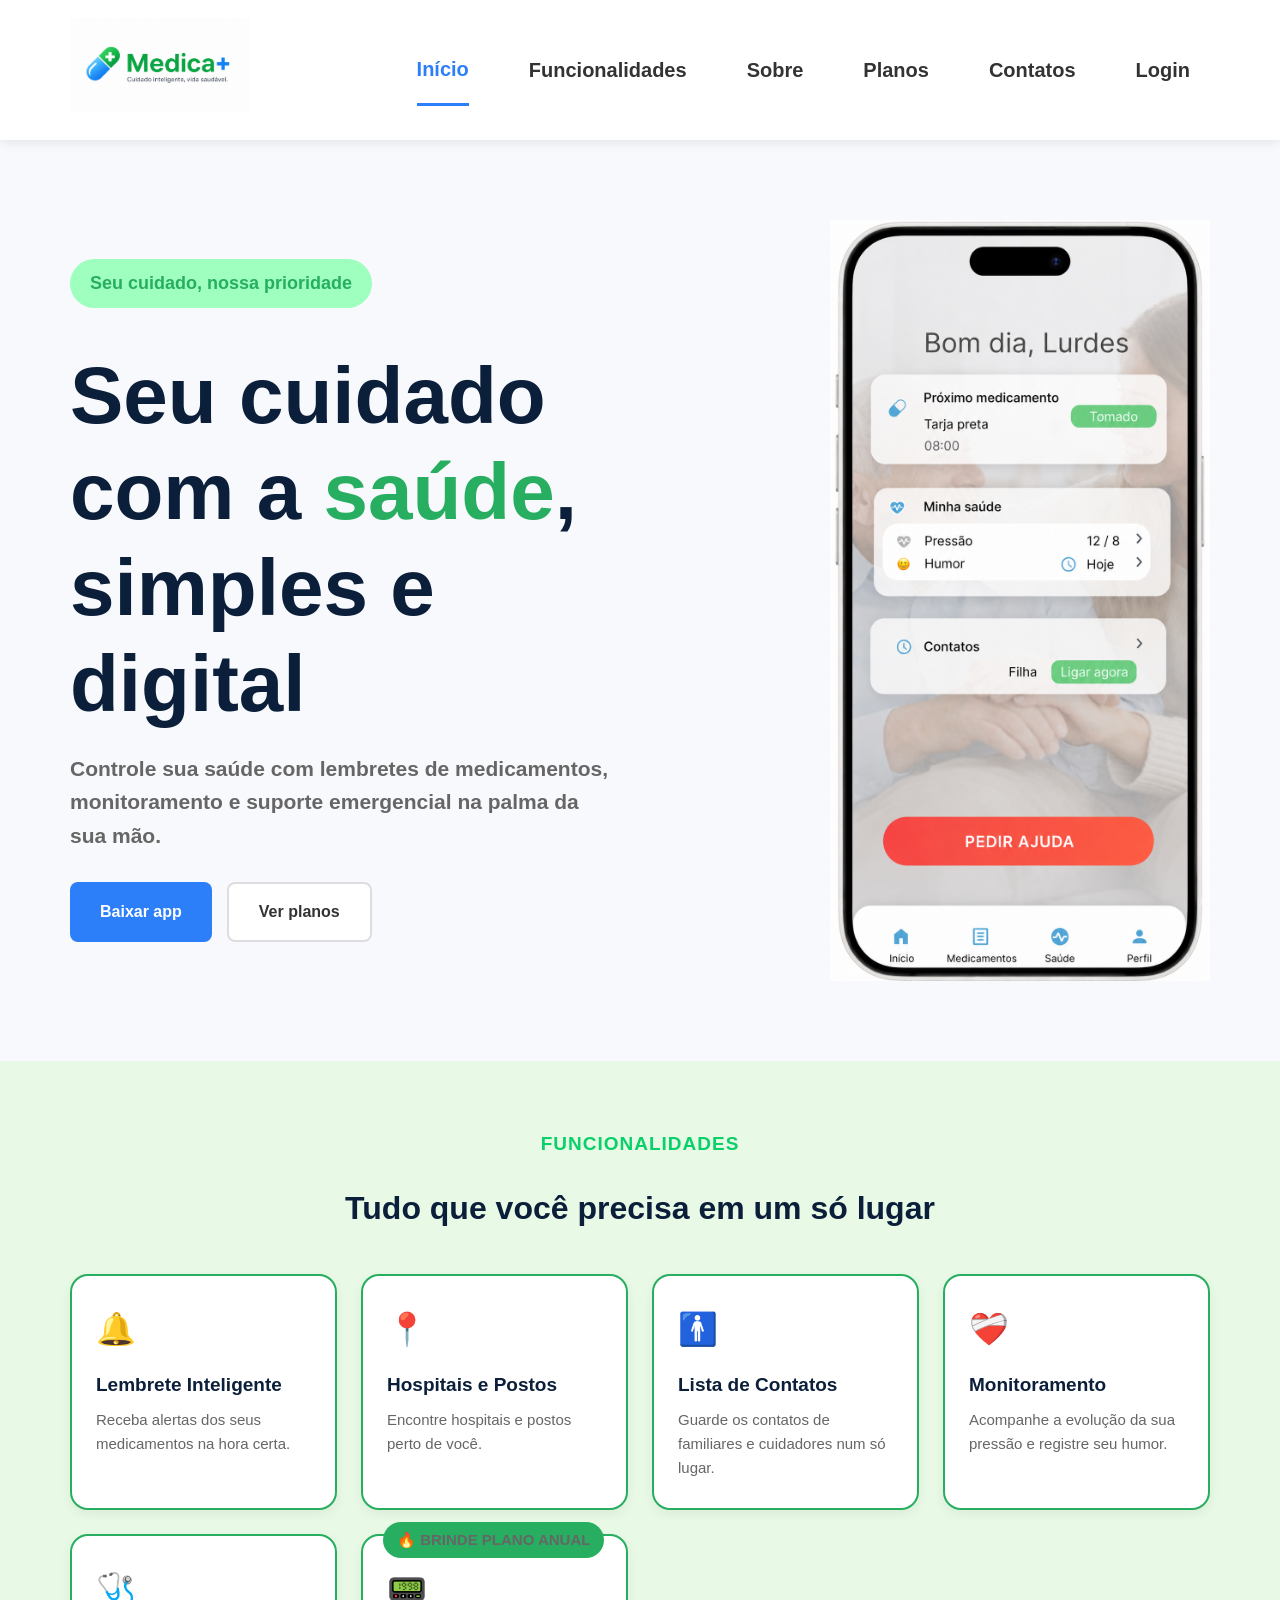
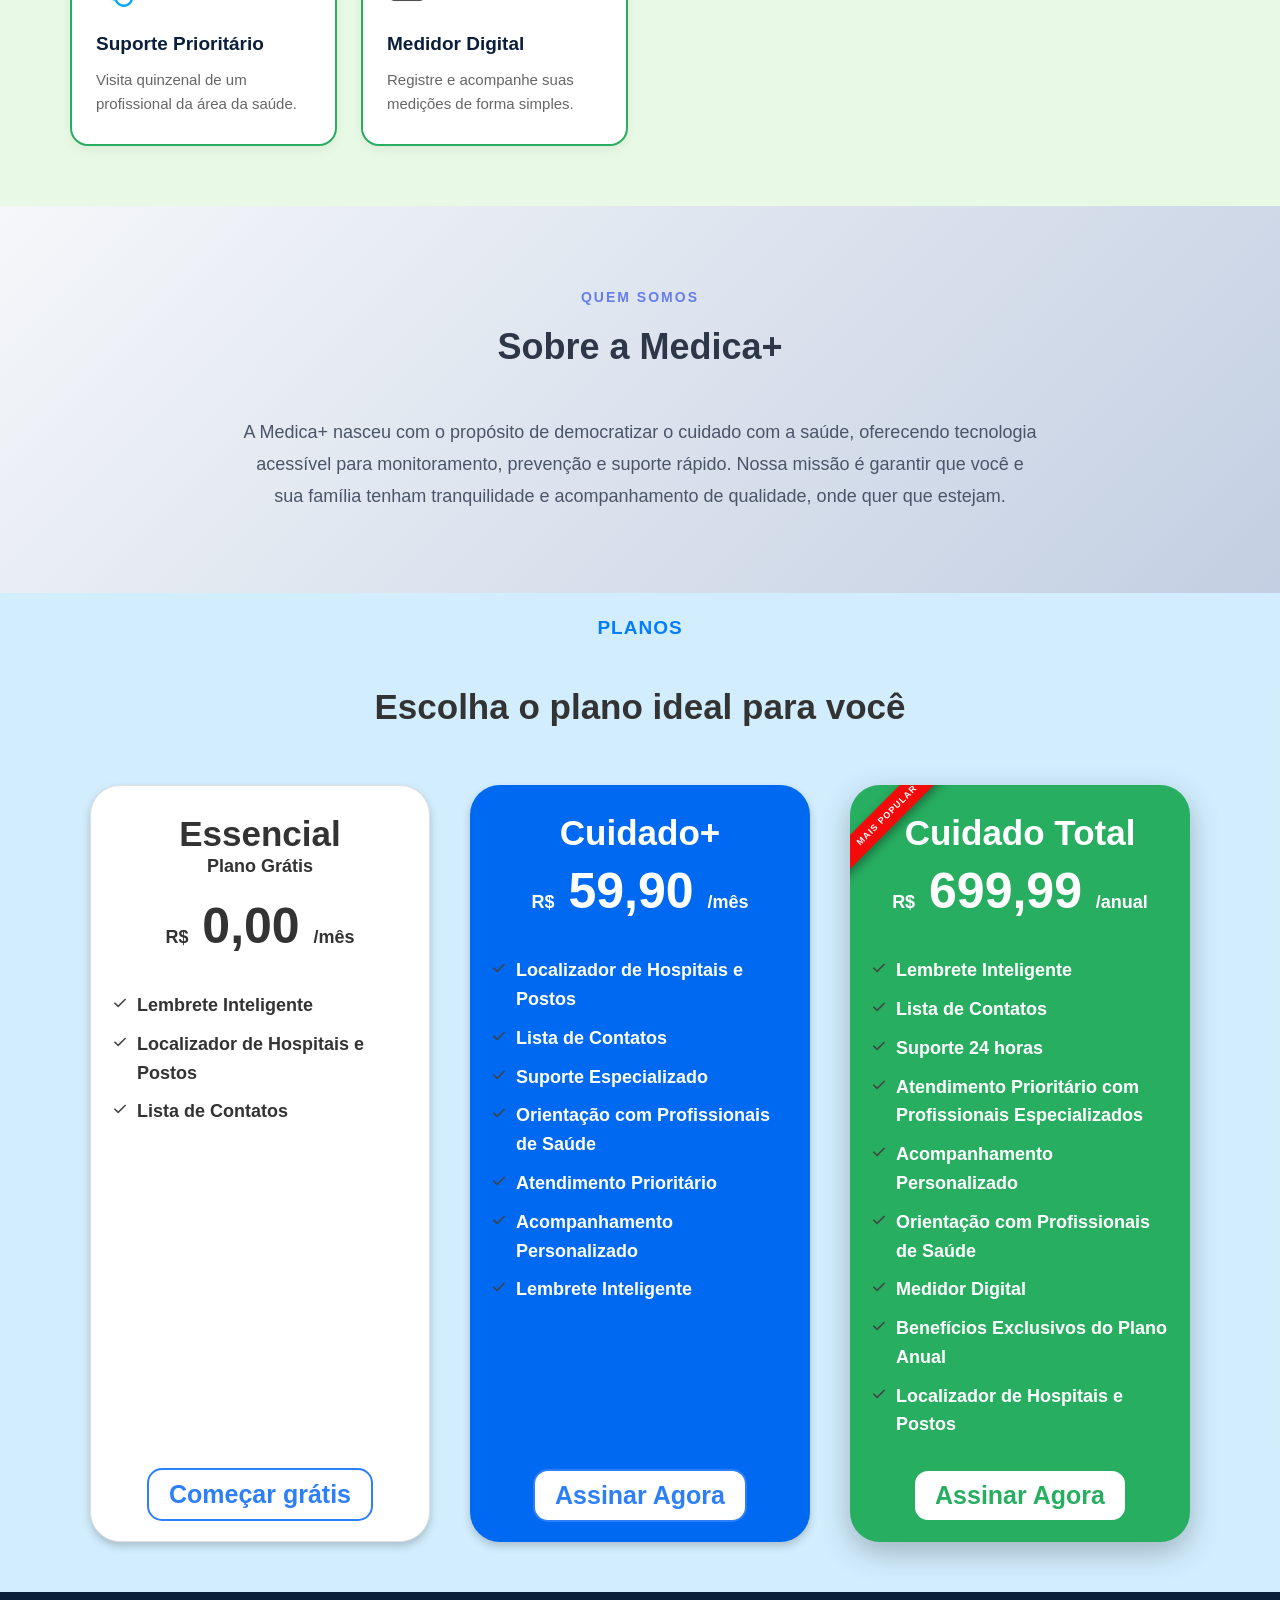
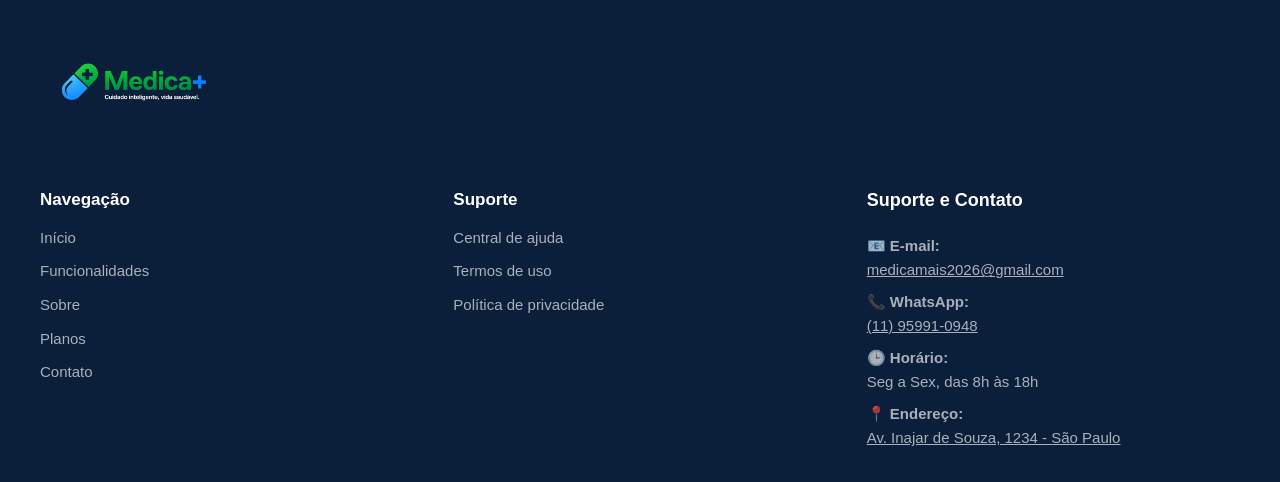
<file: index.html>
<!DOCTYPE html>
<html lang="pt-br">

<head>
    <meta charset="UTF-8">
    <meta name="viewport" content="width=device-width, initial-scale=1.0">
    <title>Medica+ - Home</title>
    <link rel="stylesheet" href="style.css">
</head>

<body class="pagina-home">

    <a href="#conteudo" class="skip-link">Pular para o conteúdo</a>

    <nav>
        <div class="nav-container">
            <a href="index.html" class="logo-link" onclick="window.scrollTo({top: 0, behavior: 'smooth'});">
                <img src="img/logo.png" alt="Logo Medica+">
            </a>
            <button type="button" class="menu-toggle" id="menuToggle" aria-expanded="false" aria-controls="menuNav"
                aria-label="Abrir menu de navegação">
                <span></span>
                <span></span>
                <span></span>
            </button>

            <ul id="menuNav">
                <li><a href="index.html" aria-current="page">Início</a></li>
                <li><a href="#funcionalidades">Funcionalidades</a></li>
                <li><a href="#sobre">Sobre</a></li>
                <li><a href="#planos">Planos</a></li>
                <li><a href="#contato">Contatos</a></li>
                <li><a href="login.html">Login</a></li>
            </ul>
        </div>
    </nav>

    <main id="conteudo">

        <section class="hero">

            <div class="hero-text">
                <p>Seu cuidado, nossa prioridade</p>

                <h1>Seu cuidado com a <span>saúde</span>, simples e digital</h1>

                <p>
                    Controle sua saúde com lembretes de medicamentos,
                    monitoramento e suporte emergencial na palma da sua mão.
                </p>

                <div class="hero-buttons">
                    <button type="button" class="Baixa-app">  Baixar app</button>
                    <a href="#planos" class="Ver-planos"> Ver planos</a>
                </div>
            </div>

            <img src="img/image.png" alt="Tela do aplicativo Medica+ mostrando o painel de saúde">

        </section>

        <section class="funcionalidades" id="funcionalidades">

            <header>
                <p>FUNCIONALIDADES</p>
                <h2>Tudo que você precisa em um só lugar</h2>
            </header>

            <div class="cards">

                <article class="card-func">
                    <span aria-hidden="true">🔔</span>
                    <h3>Lembrete Inteligente</h3>
                    <p>Receba alertas dos seus medicamentos na hora certa.</p>
                </article>

                <article class="card-func">
                    <span aria-hidden="true">📍</span>
                    <h3>Hospitais e Postos</h3>
                    <p>Encontre hospitais e postos perto de você.</p>
                </article>

                <article class="card-func">
                    <span aria-hidden="true">🚹</span>
                    <h3>Lista de Contatos</h3>
                    <p>Guarde os contatos de familiares e cuidadores num só lugar.</p>
                </article>

                <article class="card-func">
                    <span aria-hidden="true">❤️‍🩹</span>
                    <h3>Monitoramento</h3>
                    <p>Acompanhe a evolução da sua pressão e registre seu humor.</p>
                </article>

                <article class="card-func">
                    <span aria-hidden="true">🩺</span>
                    <h3>Suporte Prioritário</h3>
                    <p>Visita quinzenal de um profissional da área da saúde.</p>
                </article>

                <article class="card-func card-func--destaque">
                    <p class="brinde">🔥 BRINDE PLANO ANUAL</p>
                    <span aria-hidden="true">📟</span>
                    <h3>Medidor Digital</h3>
                    <p>Registre e acompanhe suas medições de forma simples.</p>
                </article>

            </div>

        </section>

        <section class="sobre" id="sobre">
            <header>
                <p>QUEM SOMOS</p>
                <h2>Sobre a Medica+</h2>
            </header>
            <div class="sobre-content">
                <p>
                    A Medica+ nasceu com o propósito de democratizar o cuidado com a saúde, oferecendo tecnologia acessível para monitoramento, prevenção e suporte rápido. Nossa missão é garantir que você e sua família tenham tranquilidade e acompanhamento de qualidade, onde quer que estejam.
                </p>
            </div>
        </section>

       <section class="planos" id="planos">

    <header>
        <p>PLANOS</p>
        <h2>Escolha o plano ideal para você</h2>
    </header>

    <div class="card">

        <div class="card-essencial">
            <h3>Essencial</h3>
            <p>Plano Grátis</p>
            <p>R$<span class="preco"> 0,00 </span>/mês</p>
            <ul>
                
                    <li><img src="img/Check.svg" alt="check" class="Check-card-essencial"><span>Lembrete Inteligente</span></li>
                    <li><img src="img/Check.svg" alt="check" class="Check-card-essencial"><span>Localizador de Hospitais e Postos</span></li>
                    <li><img src="img/Check.svg" alt="check" class="Check-card-essencial"><span>Lista de Contatos</span></li>

            </ul>
            <button type="button">Começar grátis</button>
        </div>

        <div class="card-cuidado">
            <h3>Cuidado+</h3>
            <p>R$<span class="preco"> 59,90 </span>/mês</p>
            <ul>
                <li><img src="img/Check.svg" alt="check" class="Check-card-cuidado"><span>Localizador de Hospitais e Postos</span></li>
                <li><img src="img/Check.svg" alt="check" class="Check-card-cuidado"><span>Lista de Contatos</span></li>
                <li><img src="img/Check.svg" alt="check" class="Check-card-cuidado"><span>Suporte Especializado</span></li>
                <li><img src="img/Check.svg" alt="check" class="Check-card-cuidado"><span>Orientação com Profissionais de Saúde</span></li>
                <li><img src="img/Check.svg" alt="check" class="Check-card-cuidado"><span>Atendimento Prioritário</span></li>
                <li><img src="img/Check.svg" alt="check" class="Check-card-cuidado"><span>Acompanhamento Personalizado</span></li>
                <li><img src="img/Check.svg" alt="check" class="Check-card-cuidado"><span>Lembrete Inteligente</span></li>
            </ul>
            <button type="button">Assinar Agora</button>
        </div>

        <div class="card-cuidado-total">
            <div class="ribbon">MAIS POPULAR</div>
            <h3>Cuidado Total</h3>
            <p>R$<span class="preco"> 699,99 </span>/anual</p>
            <ul>
                    <li><img src="img/Check.svg" alt="check" class="Check-card-cuidado-total"><span>Lembrete Inteligente</span></li>
                    <li><img src="img/Check.svg" alt="check" class="Check-card-cuidado-total"><span>Lista de Contatos</span></li>
                    <li><img src="img/Check.svg" alt="check" class="Check-card-cuidado-total"><span>Suporte 24 horas</span></li>
                    <li><img src="img/Check.svg" alt="check" class="Check-card-cuidado-total"><span>Atendimento Prioritário com Profissionais Especializados</span></li>
                    <li><img src="img/Check.svg" alt="check" class="Check-card-cuidado-total"><span>Acompanhamento Personalizado</span></li>
                    <li><img src="img/Check.svg" alt="check" class="Check-card-cuidado-total"><span>Orientação com Profissionais de Saúde</span></li>
                    <li><img src="img/Check.svg" alt="check" class="Check-card-cuidado-total"><span>Medidor Digital</span></li>
                    <li><img src="img/Check.svg" alt="check" class="Check-card-cuidado-total"><span>Benefícios Exclusivos do Plano Anual</span></li>
                    <li><img src="img/Check.svg" alt="check" class="Check-card-cuidado-total"><span>Localizador de Hospitais e Postos</span></li>
            </ul>
            <button type="button">Assinar Agora</button>
        </div>

    </div>

</section>

    </main>

    <footer id="contato">
        <div class="footer-container">

            <div class="footer-logo">
                <img src="img/img-footer.png" alt="Logo Medica+ no rodapé">

                <div class="social">
                    <a href="#" aria-label="Medica+ no Instagram"><span></span></a>
                    <a href="#" aria-label="Medica+ no Facebook"><span></span></a>
                    <a href="#" aria-label="Medica+ no LinkedIn"><span></span></a>
                </div>
            </div>

            <div class="footer-links">
                <h3>Navegação</h3>

                <ul>
                    <li><a href="index.html">Início</a></li>
                    <li><a href="#funcionalidades">Funcionalidades</a></li>
                    <li><a href="#sobre">Sobre</a></li>
                    <li><a href="#planos">Planos</a></li>
                    <li><a href="#contato">Contato</a></li>
                </ul>
            </div>

            <div class="footer-links">
                <h3>Suporte</h3>

                <ul>
                    <li><a href="">Central de ajuda</a></li>
                    <li><a href="">Termos de uso</a></li>
                    <li><a href="">Política de privacidade</a></li>
                </ul>
            </div>

            <address class="footer-contact">
                <h3>Suporte e Contato</h3>
                <p>
                    <strong>📧 E-mail:</strong><br>
                    <a href="mailto:medicamais2026@gmail.com">medicamais2026@gmail.com</a>
                </p>
                <p>
                    <strong>📞 WhatsApp:</strong><br>
                    <a href="https://wa.me/5511959910948" target="_blank">(11) 95991-0948</a>
                </p>
                <p>
                    <strong>🕒 Horário:</strong><br>
                    Seg a Sex, das 8h às 18h
                </p>
                <p>
                    <strong>📍 Endereço:</strong><br>
                    <a href="https://www.google.com/maps/search/Avenida+Inajar+de+Souza, 1234,+São+Paulo" target="_blank">Av. Inajar de Souza, 1234 - São Paulo</a>
                </p>
            </address>

        </div>
    </footer>

    <script src="script.js"></script>

</body>

</html>
</file>
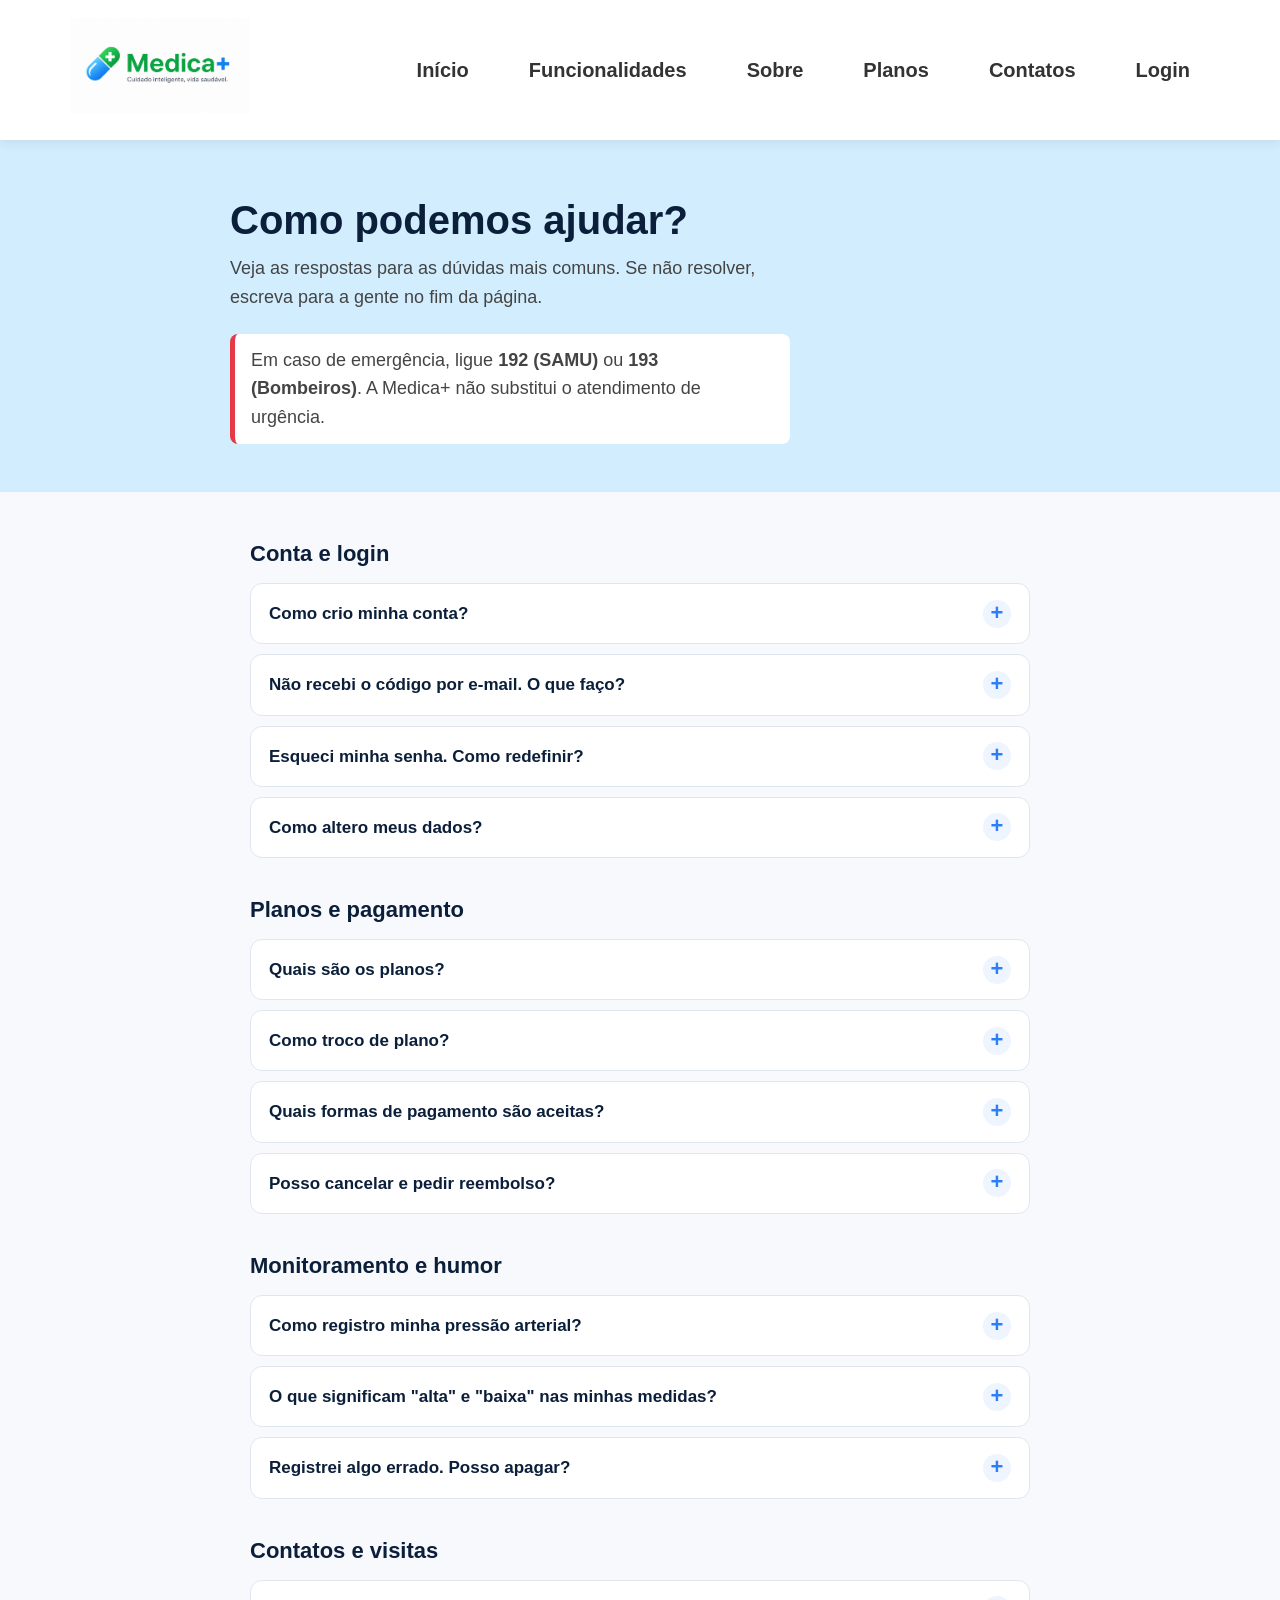
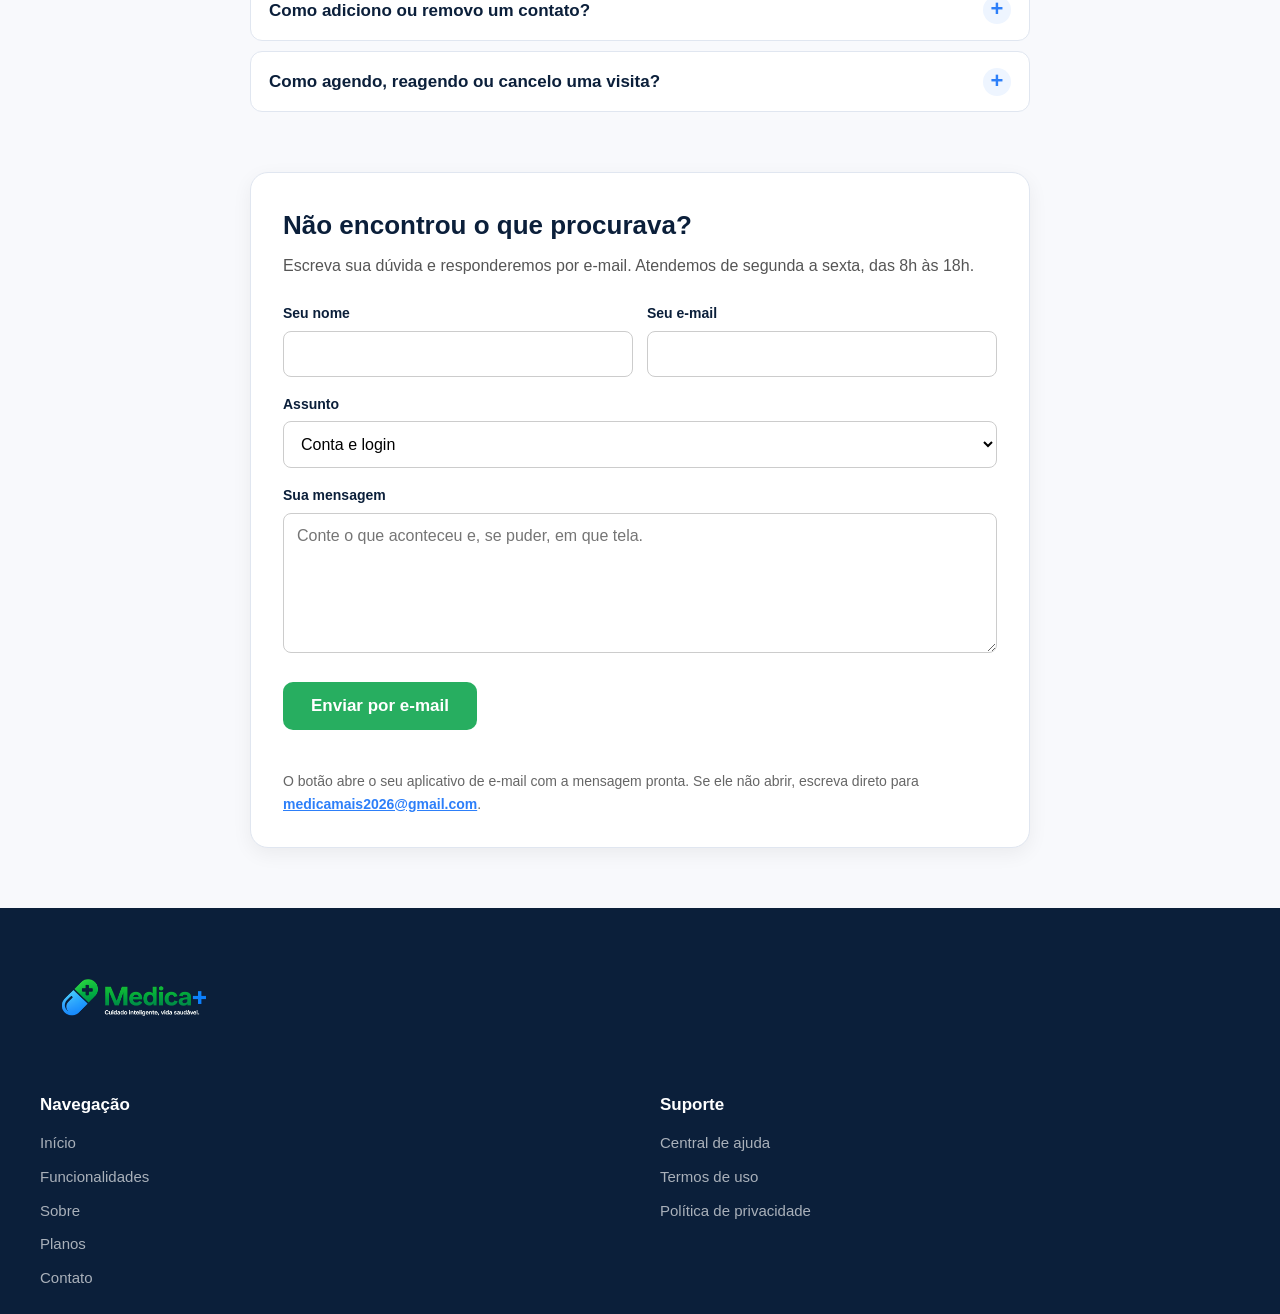
<file: ajuda.html>
<!DOCTYPE html>
<html lang="pt-br">

<head>
    <meta charset="UTF-8">
    <meta name="viewport" content="width=device-width, initial-scale=1.0">
    <title>Medica+ - Central de ajuda</title>
    <link rel="stylesheet" href="style.css">
    <style>
        .ajuda-topo { background: #96dcff63; padding: 56px 20px 48px; }
        .ajuda-topo > div, .ajuda-faq, .ajuda-contato { max-width: 820px; margin: 0 auto; }
        .ajuda-topo h1 { font-size: 40px; color: #0b1f3a; line-height: 1.2; margin-bottom: 10px; }
        .ajuda-topo p { font-size: 18px; color: #444; max-width: 560px; }
        .ajuda-urgencia { margin-top: 22px; padding: 12px 16px; background: #fff; border-left: 5px solid #e63946;
            border-radius: 8px; font-size: 16px; color: #0b1f3a; max-width: 560px; }

        .ajuda-faq { padding: 44px 20px 20px; }
        .ajuda-faq h2 { font-size: 22px; color: #0b1f3a; margin: 34px 0 12px; }
        .ajuda-faq h2:first-child { margin-top: 0; }

        .faq-item { background: #fff; border: 1px solid #e0e6f0; border-radius: 12px; margin-bottom: 10px; }
        .faq-item[open] { border-color: #2d7ff9; box-shadow: 0 4px 14px rgba(45, 127, 249, .12); }
        .faq-item summary { list-style: none; cursor: pointer; padding: 16px 52px 16px 18px; position: relative;
            font-weight: bold; font-size: 17px; color: #0b1f3a; }
        .faq-item summary::-webkit-details-marker { display: none; }
        .faq-item summary::after { content: "+"; position: absolute; right: 18px; top: 50%; transform: translateY(-50%);
            width: 28px; height: 28px; line-height: 26px; text-align: center; border-radius: 50%;
            background: #eef5ff; color: #2d7ff9; font-size: 22px; transition: transform .2s; }
        .faq-item[open] summary::after { content: "−"; background: #2d7ff9; color: #fff; }
        .faq-item summary:focus-visible { outline: 3px solid #2d7ff9; outline-offset: 2px; border-radius: 12px; }
        .faq-resposta { padding: 0 18px 18px; color: #444; font-size: 16px; }
        .faq-resposta p + p, .faq-resposta ul { margin-top: 8px; }
        .faq-resposta ul { list-style: disc; padding-left: 22px; margin-bottom: 0; font-weight: normal; }

        .ajuda-contato { margin: 30px auto 60px; padding: 0 20px; }
        .ajuda-caixa { background: #fff; border: 1px solid #e0e6f0; border-radius: 18px; padding: 32px;
            box-shadow: 0 6px 20px rgba(0, 0, 0, .06); }
        .ajuda-caixa h2 { font-size: 26px; color: #0b1f3a; margin-bottom: 6px; }
        .ajuda-caixa > p { color: #555; margin-bottom: 8px; }
        .ajuda-linha { display: flex; gap: 14px; flex-wrap: wrap; }
        .ajuda-linha > div { flex: 1 1 240px; min-width: 0; }
        .ajuda-caixa label { display: block; font-size: 14px; font-weight: bold; color: #0b1f3a; margin: 16px 0 6px; }
        .ajuda-caixa input, .ajuda-caixa select, .ajuda-caixa textarea { width: 100%; padding: 13px; border: 1px solid #ccc;
            border-radius: 8px; font-size: 16px; font-family: inherit; background: #fff; }
        .ajuda-caixa textarea { min-height: 140px; resize: vertical; }
        .ajuda-caixa input:focus, .ajuda-caixa select:focus, .ajuda-caixa textarea:focus { outline: none;
            border-color: #2d7ff9; box-shadow: 0 0 0 3px rgba(45, 127, 249, .2); }
        .ajuda-enviar { margin-top: 22px; background: #27AE60; color: #fff; border: none; padding: 14px 28px;
            border-radius: 10px; font-size: 17px; font-weight: bold; cursor: pointer; transition: background-color .2s; }
        .ajuda-enviar:hover { background: #219150; }
        .ajuda-msg { margin-top: 14px; font-size: 15px; min-height: 22px; }
        .ajuda-msg.erro { color: #e53935; }
        .ajuda-msg.ok { color: #2e7d32; }
        .ajuda-nota { font-size: 14px; color: #666; margin-top: 4px; }
        .ajuda-nota a { color: #2d7ff9; font-weight: bold; }

        @media (max-width: 600px) {
            .ajuda-topo h1 { font-size: 30px; }
            .ajuda-caixa { padding: 22px 18px; }
        }
    </style>
</head>

<body class="pagina-ajuda">

    <a href="#conteudo" class="skip-link">Pular para o conteúdo</a>

    <nav>
        <div class="nav-container">
            <a href="index.html" class="logo-link">
                <img src="img/logo.png" alt="Logo Medica+">
            </a>
            <button type="button" class="menu-toggle" id="menuToggle" aria-expanded="false" aria-controls="menuNav"
                aria-label="Abrir menu de navegação">
                <span></span>
                <span></span>
                <span></span>
            </button>

            <ul id="menuNav">
                <li><a href="index.html">Início</a></li>
                <li><a href="index.html#funcionalidades">Funcionalidades</a></li>
                <li><a href="index.html#sobre">Sobre</a></li>
                <li><a href="index.html#planos">Planos</a></li>
                <li><a href="index.html#contato">Contatos</a></li>
                <li><a href="login.html">Login</a></li>
            </ul>
        </div>
    </nav>

    <main id="conteudo">

        <section class="ajuda-topo">
            <div>
                <h1>Como podemos ajudar?</h1>
                <p>Veja as respostas para as dúvidas mais comuns. Se não resolver, escreva para a gente no fim da página.</p>
                <p class="ajuda-urgencia">Em caso de emergência, ligue <strong>192 (SAMU)</strong> ou <strong>193 (Bombeiros)</strong>. A Medica+ não substitui o atendimento de urgência.</p>
            </div>
        </section>

        <section class="ajuda-faq" aria-label="Perguntas frequentes">

            <h2>Conta e login</h2>

            <details class="faq-item">
                <summary>Como crio minha conta?</summary>
                <div class="faq-resposta">
                    <p>Na tela de <a href="login.html">Login</a>, clique em "Cadastre-se" e preencha nome, CPF, telefone com DDD, e-mail, seu perfil (paciente, cuidador ou parente) e uma senha de no mínimo 6 caracteres.</p>
                    <p>Depois do cadastro, enviamos um código de 6 números para o seu e-mail. Digite o código para confirmar a conta.</p>
                </div>
            </details>

            <details class="faq-item">
                <summary>Não recebi o código por e-mail. O que faço?</summary>
                <div class="faq-resposta">
                    <p>Confira a caixa de spam e lixo eletrônico. Se não estiver lá, use "Esqueceu sua senha?" na tela de login: o código enviado também confirma o seu e-mail.</p>
                </div>
            </details>

            <details class="faq-item">
                <summary>Esqueci minha senha. Como redefinir?</summary>
                <div class="faq-resposta">
                    <p>Na tela de login, clique em "Esqueceu sua senha?", informe seu e-mail, digite o código de 6 números que você receber e escolha uma nova senha.</p>
                </div>
            </details>

            <details class="faq-item">
                <summary>Como altero meus dados?</summary>
                <div class="faq-resposta">
                    <p>No painel, clique em "Ver meu perfil". Lá você pode alterar telefone, e-mail e foto. Nome, CPF e tipo de perfil não podem ser alterados por lá.</p>
                    <p>Se trocar o e-mail, enviaremos um novo código e você precisará confirmá-lo antes do próximo acesso.</p>
                </div>
            </details>

            <h2>Planos e pagamento</h2>

            <details class="faq-item">
                <summary>Quais são os planos?</summary>
                <div class="faq-resposta">
                    <ul>
                        <li><strong>Essencial (grátis):</strong> lembrete inteligente, localizador de hospitais e postos e lista de contatos.</li>
                        <li><strong>Cuidado+ (R$ 59,90/mês):</strong> tudo do Essencial, mais botão SOS e monitoramento.</li>
                        <li><strong>Cuidado Total (R$ 699,99/ano):</strong> tudo do Cuidado+, mais suporte prioritário e medidor digital.</li>
                    </ul>
                </div>
            </details>

            <details class="faq-item">
                <summary>Como troco de plano?</summary>
                <div class="faq-resposta">
                    <p>No painel, abra a seção "Meu plano" e clique em "Trocar para este plano" no plano desejado. Você será levado à tela de pagamento.</p>
                </div>
            </details>

            <details class="faq-item">
                <summary>Quais formas de pagamento são aceitas?</summary>
                <div class="faq-resposta">
                    <p>Cartão e Pix. Nós não guardamos o número completo do cartão nem o CVV.</p>
                </div>
            </details>

            <details class="faq-item">
                <summary>Posso cancelar e pedir reembolso?</summary>
                <div class="faq-resposta">
                    <p>Contratações pela internet podem ser desfeitas em até 7 dias corridos, com devolução do valor pago. Para cancelar, escreva para a gente pelo formulário abaixo ou pelo e-mail medicamais2026@gmail.com. Veja mais nos <a href="docs/termos-de-uso.pdf" target="_blank" rel="noopener">Termos de uso</a>.</p>
                </div>
            </details>

            <h2>Monitoramento e humor</h2>

            <details class="faq-item">
                <summary>Como registro minha pressão arterial?</summary>
                <div class="faq-resposta">
                    <p>No painel, vá em "Monitoramento", informe a sistólica (máxima) e a diastólica (mínima) e clique em "Adicionar medida". A data e a hora são opcionais. Se deixar em branco, usamos o momento atual.</p>
                    <p>Não é possível registrar medidas com data anterior a hoje nem no futuro.</p>
                </div>
            </details>

            <details class="faq-item">
                <summary>O que significam "alta" e "baixa" nas minhas medidas?</summary>
                <div class="faq-resposta">
                    <p>Consideramos alta uma pressão acima de 140/90 e baixa uma pressão abaixo de 90/60. É só um apoio para você acompanhar a evolução. Não é diagnóstico. Converse sempre com um profissional de saúde.</p>
                </div>
            </details>

            <details class="faq-item">
                <summary>Registrei algo errado. Posso apagar?</summary>
                <div class="faq-resposta">
                    <p>Sim. No "Histórico de medidas" clique em "Excluir" ao lado do registro. Nos registros de humor, use o "×" ao lado do registro.</p>
                </div>
            </details>

            <h2>Contatos e visitas</h2>

            <details class="faq-item">
                <summary>Como adiciono ou removo um contato?</summary>
                <div class="faq-resposta">
                    <p>No painel, abra "Contatos" e clique na aba "Adicionar contato". Informe nome, telefone e o tipo (familiar, cuidador, médico ou outro). Para remover, use "Remover" na aba "Meus contatos".</p>
                </div>
            </details>

            <details class="faq-item">
                <summary>Como agendo, reagendo ou cancelo uma visita?</summary>
                <div class="faq-resposta">
                    <p>Na seção "Suporte prioritário" do painel, escolha uma data e hora futuras e clique em "Agendar visita". Para mudar, use "Reagendar" e, para desistir, "Cancelar visita".</p>
                </div>
            </details>

        </section>

        <section class="ajuda-contato" id="falar-conosco">
            <div class="ajuda-caixa">
                <h2>Não encontrou o que procurava?</h2>
                <p>Escreva sua dúvida e responderemos por e-mail. Atendemos de segunda a sexta, das 8h às 18h.</p>

                <form id="formAjuda" novalidate>
                    <div class="ajuda-linha">
                        <div>
                            <label for="ajuda-nome">Seu nome</label>
                            <input type="text" id="ajuda-nome" autocomplete="name">
                        </div>
                        <div>
                            <label for="ajuda-email">Seu e-mail</label>
                            <input type="email" id="ajuda-email" autocomplete="email">
                        </div>
                    </div>

                    <label for="ajuda-assunto">Assunto</label>
                    <select id="ajuda-assunto">
                        <option>Conta e login</option>
                        <option>Planos e pagamento</option>
                        <option>Monitoramento e humor</option>
                        <option>Contatos e visitas</option>
                        <option>Outro assunto</option>
                    </select>

                    <label for="ajuda-mensagem">Sua mensagem</label>
                    <textarea id="ajuda-mensagem" maxlength="1500" placeholder="Conte o que aconteceu e, se puder, em que tela."></textarea>

                    <button type="submit" class="ajuda-enviar">Enviar por e-mail</button>
                    <p class="ajuda-msg" id="ajuda-msg" role="status" aria-live="polite"></p>
                    <p class="ajuda-nota">O botão abre o seu aplicativo de e-mail com a mensagem pronta. Se ele não abrir, escreva direto para <a href="mailto:medicamais2026@gmail.com">medicamais2026@gmail.com</a>.</p>
                </form>
            </div>
        </section>

    </main>

    <footer>
        <div class="footer-container">

            <div class="footer-logo">
                <img src="img/img-footer.png" alt="Logo Medica+ no rodapé">
            </div>

            <div class="footer-links">
                <h3>Navegação</h3>
                <ul>
                    <li><a href="index.html">Início</a></li>
                    <li><a href="index.html#funcionalidades">Funcionalidades</a></li>
                    <li><a href="index.html#sobre">Sobre</a></li>
                    <li><a href="index.html#planos">Planos</a></li>
                    <li><a href="index.html#contato">Contato</a></li>
                </ul>
            </div>

            <div class="footer-links">
                <h3>Suporte</h3>
                <ul>
                    <li><a href="ajuda.html">Central de ajuda</a></li>
                    <li><a href="docs/termos-de-uso.pdf" target="_blank" rel="noopener">Termos de uso</a></li>
                    <li><a href="docs/politica-de-privacidade.pdf" target="_blank" rel="noopener">Política de privacidade</a></li>
                </ul>
            </div>

        </div>
    </footer>

    <script src="script.js"></script>
    <script>
        (function () {
            /* Menu mobile */
            var botao = document.getElementById('menuToggle');
            var menu = document.getElementById('menuNav');
            function definir(aberto) {
                menu.classList.toggle('aberto', aberto);
                botao.setAttribute('aria-expanded', String(aberto));
                botao.setAttribute('aria-label', aberto ? 'Fechar menu de navegação' : 'Abrir menu de navegação');
            }
            botao.addEventListener('click', function () { definir(!menu.classList.contains('aberto')); });
            menu.querySelectorAll('a').forEach(function (a) { a.addEventListener('click', function () { definir(false); }); });
            document.addEventListener('keydown', function (e) { if (e.key === 'Escape') definir(false); });

            /* FAQ: abrir uma pergunta fecha as outras */
            var itens = document.querySelectorAll('.faq-item');
            itens.forEach(function (item) {
                item.addEventListener('toggle', function () {
                    if (!item.open) return;
                    itens.forEach(function (outro) { if (outro !== item) outro.open = false; });
                });
            });

            /* Formulário: monta o e-mail e abre o aplicativo de e-mail do usuário */
            var form = document.getElementById('formAjuda');
            var msg = document.getElementById('ajuda-msg');
            function aviso(texto, tipo) { msg.textContent = texto; msg.className = 'ajuda-msg ' + tipo; }

            form.addEventListener('submit', function (e) {
                e.preventDefault();
                var nome = document.getElementById('ajuda-nome').value.trim();
                var email = document.getElementById('ajuda-email').value.trim();
                var assunto = document.getElementById('ajuda-assunto').value;
                var texto = document.getElementById('ajuda-mensagem').value.trim();

                if (!nome) return aviso('Digite seu nome.', 'erro');
                if (!/^[^\s@]+@[^\s@]+\.[^\s@]+$/.test(email)) return aviso('Digite um e-mail válido, como exemplo@gmail.com.', 'erro');
                if (texto.length < 10) return aviso('Escreva sua dúvida com pelo menos 10 caracteres.', 'erro');

                var corpo = 'Nome: ' + nome + '\nE-mail para resposta: ' + email + '\n\n' + texto;
                window.location.href = 'mailto:medicamais2026@gmail.com' +
                    '?subject=' + encodeURIComponent('[Central de ajuda] ' + assunto) +
                    '&body=' + encodeURIComponent(corpo);
                aviso('Abrimos seu aplicativo de e-mail com a mensagem pronta. É só enviar.', 'ok');
            });
        })();
    </script>

</body>

</html>
</file>
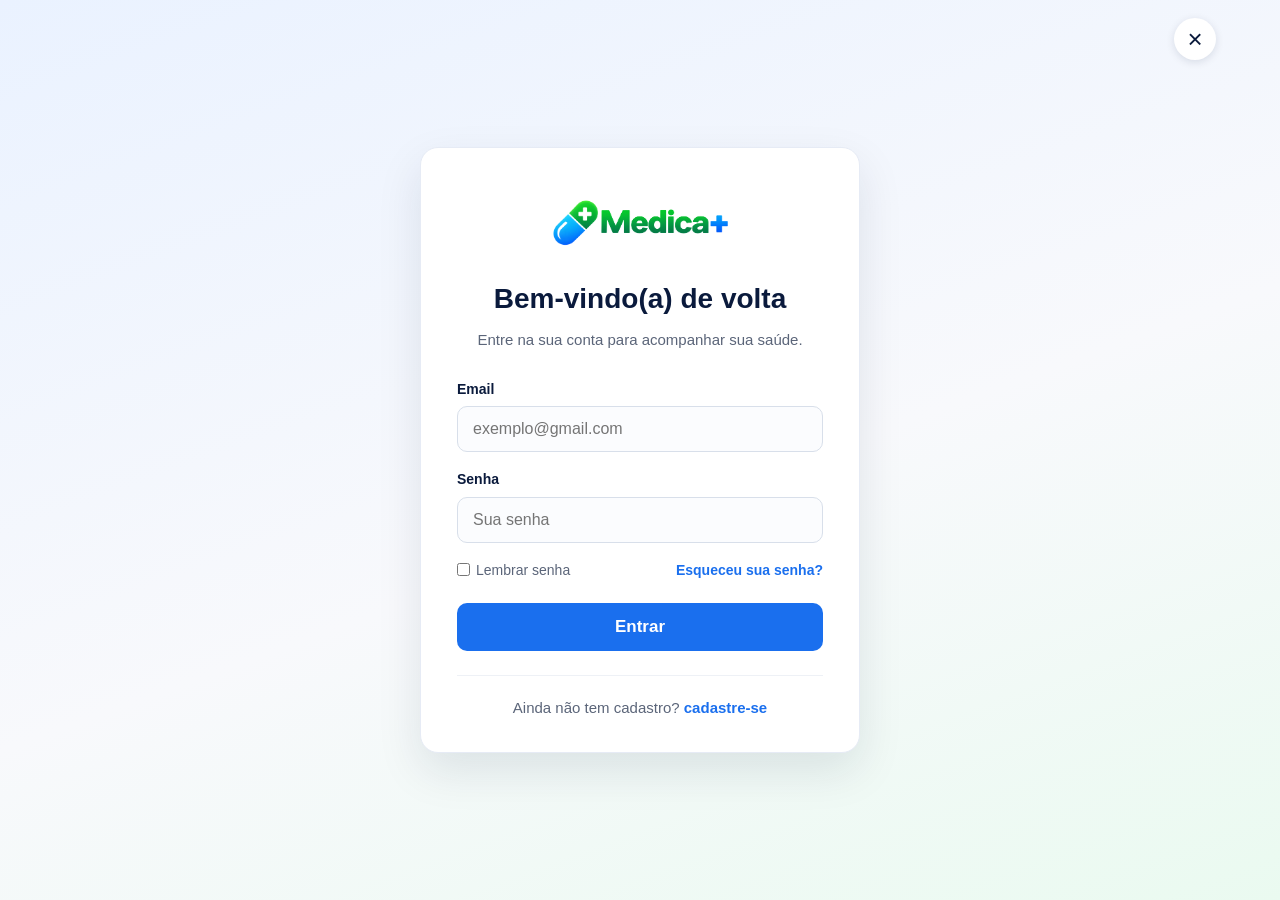
<file: checkout.html>
<!DOCTYPE html>
<html lang="pt-br">

<head>
    <meta charset="UTF-8">
    <meta name="viewport" content="width=device-width, initial-scale=1.0">
    <title>Medica+ - Checkout</title>
    <link rel="stylesheet" href="style.css">
    <link rel="stylesheet" href="checkout-validacao.css">
</head>

<body class="pagina-checkout">

    <a href="#conteudo" class="skip-link">Pular para o conteúdo</a>

    <nav>
        <div class="nav-container">
            <a href="index.html" class="logo-link" onclick="window.scrollTo({top: 0, behavior: 'smooth'});">
                <img src="img/logo.png" alt="Logo Medica+">
            </a>
            <button type="button" class="menu-toggle" id="menuToggle" aria-expanded="false" aria-controls="menuNav"
                aria-label="Abrir menu de navegação">
                <span></span>
                <span></span>
                <span></span>
            </button>

            <ul id="menuNav">
                <li><a href="index.html">Início</a></li>
                <li><a href="index.html#funcionalidades">Funcionalidades</a></li>
                <li><a href="index.html#sobre">Sobre</a></li>
                <li><a href="index.html#planos">Planos</a></li>
                <li><a href="index.html#contato">Contatos</a></li>
                <li><a href="login.html">Login</a></li>
            </ul>
        </div>
    </nav>

    <main id="conteudo" class="checkout">
        <h1>Finalizar Assinatura</h1>
        
        <div class="resumo">
            <h2>Resumo do Plano</h2>
            <p>Plano: <strong id="resumo-plano"></strong></p>
            <p>Valor: <strong id="resumo-preco"></strong></p>
        </div>

        <div class="metodos">
            <button type="button" id="btn-cartao" class="ativo" aria-selected="true">Cartão de Crédito</button>
            <button type="button" id="btn-pix" aria-selected="false">Pix</button>
        </div>

        <form id="form-cartao">
            <h3>Pagamento com Cartão</h3>
            <div class="form-group">
                <label for="nome-cartao">Nome no Cartão</label>
                <input type="text" id="nome-cartao" autocomplete="cc-name" required>
            </div>
            <div class="form-group">
                <label for="numero-cartao">Número do Cartão</label>
                <input type="text" id="numero-cartao" maxlength="19" inputmode="numeric" autocomplete="cc-number" required>
                <div class="cartao-info" id="info-cartao" aria-live="polite"></div>
            </div>
            <div class="form-row">
                <div class="form-group">
                    <label for="validade">Validade</label>
                    <input type="text" id="validade" placeholder="MM/AA" maxlength="5" inputmode="numeric" autocomplete="cc-exp" required>
                    <small class="campo-msg" id="msg-validade" aria-live="polite"></small>
                </div>
                <div class="form-group">
                    <label for="cvv">CVV</label>
                    <input type="text" id="cvv" maxlength="4" inputmode="numeric" autocomplete="cc-csc" required>
                </div>
            </div>
            <button type="submit" id="btn-pagar-cartao" class="btn-pagar">Pagar <span id="valor-botao"></span></button>
            <div id="msg-cartao" class="mensagem"></div>
        </form>

        <div id="form-pix" class="escondido">
            <h3>Pagamento com Pix</h3>
            <p>Escaneie o QR Code ou copie o código abaixo:</p>
            <!-- O pix.js desenha o QR Code aqui (e a legenda com plano e valor logo abaixo) -->
            <div class="pix-qr" aria-hidden="true"></div>
            <div class="pix-container">
                <input type="text" id="codigo-pix" readonly value="" placeholder="Gerando o código Pix...">
                <button type="button" id="btn-copiar-pix">Copiar</button>
            </div>
            <button type="button" id="btn-confirmar-pix" class="btn-pagar">Já paguei</button>
            <div id="msg-pix" class="mensagem"></div>
        </div>

        <div id="overlay-sucesso" class="overlay">
            <div class="overlay-content">
                <h2>✅ Pagamento Aprovado!</h2>
                <p id="sucesso-texto"></p>
                <p>Redirecionando para seu painel...</p>
            </div>
        </div>
    </main>

    <footer id="contato">
        <div class="footer-container">

            <div class="footer-logo">
                <img src="img/img-footer.png" alt="Logo Medica+ no rodapé">

                <div class="social">
                    <a href="#" aria-label="Medica+ no Instagram"><span></span></a>
                    <a href="#" aria-label="Medica+ no Facebook"><span></span></a>
                    <a href="#" aria-label="Medica+ no LinkedIn"><span></span></a>
                </div>
            </div>

            <div class="footer-links">
                <h3>Navegação</h3>

                <ul>
                    <li><a href="index.html">Início</a></li>
                    <li><a href="index.html#funcionalidades">Funcionalidades</a></li>
                    <li><a href="index.html#sobre">Sobre</a></li>
                    <li><a href="index.html#planos">Planos</a></li>
                    <li><a href="index.html#contato">Contato</a></li>
                </ul>
            </div>

            <div class="footer-links">
                <h3>Suporte</h3>

                <ul>
                    <li><a href="">Central de ajuda</a></li>
                    <li><a href="">Termos de uso</a></li>
                    <li><a href="">Política de privacidade</a></li>
                </ul>
            </div>

            <address class="footer-contact">
                <h3>Suporte e Contato</h3>
                <p>
                    <strong>📧 E-mail:</strong><br>
                    <a href="mailto:medicamais2026@gmail.com">medicamais2026@gmail.com</a>
                </p>
                <p>
                    <strong>📞 WhatsApp:</strong><br>
                    <a href="https://wa.me/5511959910948" target="_blank">(11) 95991-0948</a>
                </p>
                <p>
                    <strong>🕒 Horário:</strong><br>
                    Seg a Sex, das 8h às 18h
                </p>
                <p>
                    <strong>📍 Endereço:</strong><br>
                    <a href="https://www.google.com/maps/search/Avenida+Inajar+de+Souza, 1234,+São+Paulo" target="_blank">Av. Inajar de Souza, 1234 - São Paulo</a>
                </p>
            </address>

        </div>
    </footer>

    <script src="api.js"></script>
    <script src="script.js"></script>
    <script src="sessao.js"></script>
    <script src="pix.js"></script>
</body>

</html>
</file>
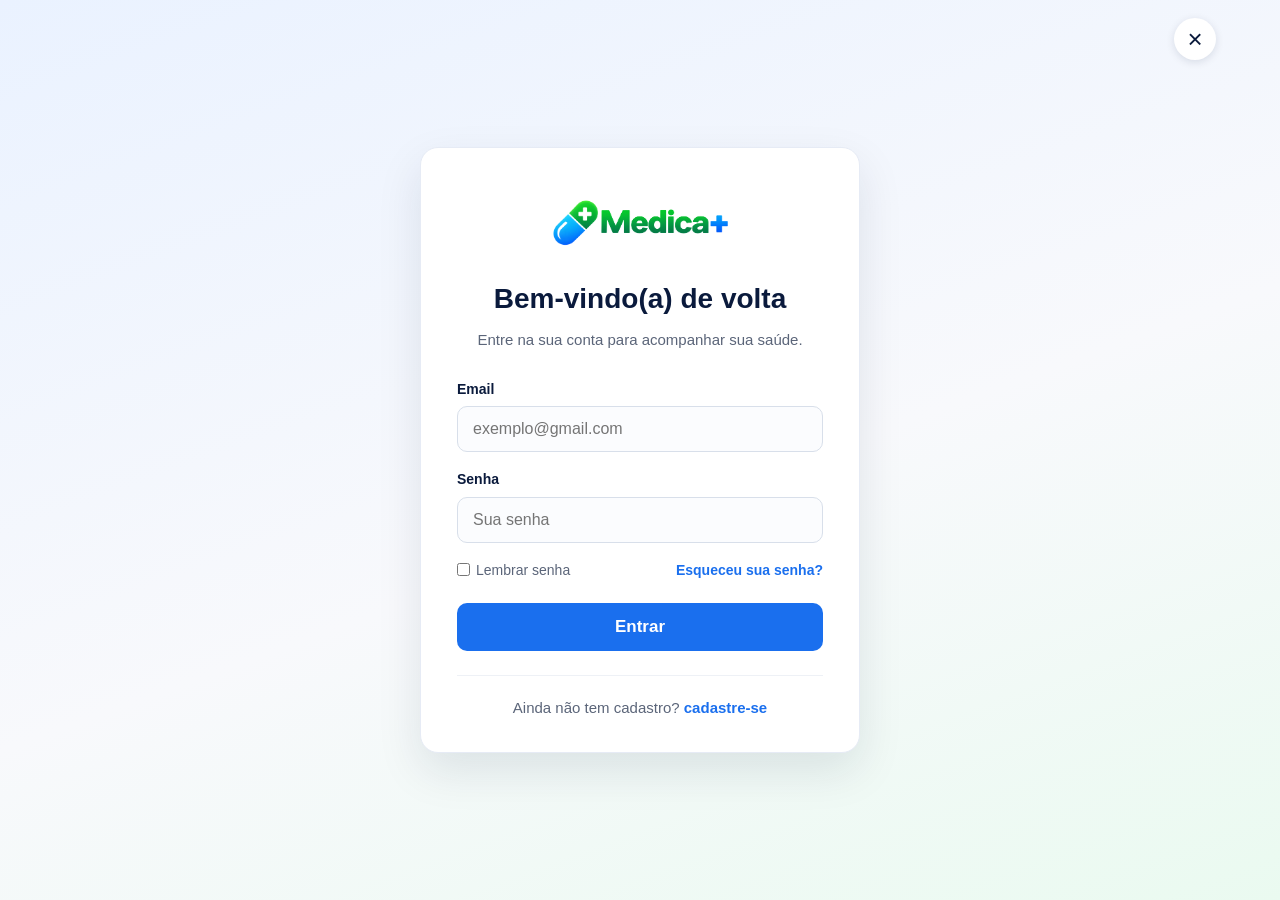
<file: login.html>
<!DOCTYPE html>
<html lang="pt-br">

<head>
    <meta charset="UTF-8">
    <meta name="viewport" content="width=device-width, initial-scale=1.0">
    <link rel="stylesheet" href="style.css">
    <title>Login Medica+</title>
    <link rel="stylesheet" href="confirmar.css">
    <style>
        /* Tela "Crie uma nova senha" (esqueci minha senha) */
        #overlay-redefinir label { display: block; margin: 12px 0 4px; text-align: left; font-size: 14px; }
        #overlay-redefinir input[type="password"] {
            width: 100%; box-sizing: border-box; padding: 10px 12px;
            border: 1px solid #d0d7e6; border-radius: 8px; font-size: 15px;
        }
        #overlay-redefinir .form-redefinir { margin-top: 8px; }

        /* Botões da tela "Crie uma nova senha" */
        #overlay-redefinir .form-redefinir button {
          display: block;
          width: 100%;
          box-sizing: border-box;
          margin: 12px 0 0;
          padding: 12px 16px;
          border-radius: 8px;
          font-size: 15px;
          font-weight: 600;
          cursor: pointer;
        }

        /* "Salvar nova senha": afastado dos campos */
        #overlay-redefinir .form-redefinir .btn-enviar {
          margin-top: 20px;
        }

        /* "Enviar um novo código": botão secundário, com contorno */
        #overlay-redefinir #reenviar-redefinir {
          background: #ffffff;
          color: #374151;
          border: 1.5px solid #c5cedd;
        }
        #overlay-redefinir #reenviar-redefinir:hover {
          background: #f4f7fc;
        }

        /* "Cancelar": discreto, sem caixa */
        #overlay-redefinir #cancelar-redefinir {
          background: transparent;
          color: #6b7280;
          border: 0;
          font-weight: 500;
        }
        #overlay-redefinir #cancelar-redefinir:hover {
          color: #1f2937;
          text-decoration: underline;
        }
    </style>
</head>

<body class="pagina-login">

    <main class="hero">
        <a class="X" href="index.html" aria-label="Voltar para a home">×</a>

        <section class="login-card">
            <img src="img/img-login.png" alt="Logo Medica+">

            <h1>Bem-vindo(a) de volta</h1>
            <p class="login-subtitulo">Entre na sua conta para acompanhar sua saúde.</p>

            <form class="login-form">
                <div class="campo-login">
                    <label for="email-login">Email</label>
                    <input type="email" id="email-login" placeholder="exemplo@gmail.com" autocomplete="email" required>
                    <p class="erro-campo" id="erro-email"></p>
                </div>

                <div class="campo-login">
                    <label for="senha-login">Senha</label>
                    <div class="senha-container">
                        <input type="password" id="senha-login" placeholder="Sua senha" autocomplete="current-password"
                            required>
                    </div>
                </div>

                <div class="linha-opcoes">
                    <label>
                        <input type="checkbox" id="lembrar-senha"> Lembrar senha
                    </label>
                    <a href="#" class="esqueceu">Esqueceu sua senha?</a>
                </div>

                <p class="erro-campo" id="erro-login"></p>

                <button type="submit" class="btn-login">Entrar</button>
            </form>

            <p class="cadastro">Ainda não tem cadastro? <strong>cadastre-se</strong></p>
        </section>
    </main>

    <!-- ESQUECI MINHA SENHA - etapa 1: pedir o codigo por e-mail -->
    <div class="overlay" id="overlay-esqueci">
        <div class="modal-box">
            <h2>Esqueci minha senha</h2>
            <p class="modal-texto">
                Para recuperar sua senha, informe o email cadastrado na sua conta
                e enviaremos um código de 6 números para você criar uma nova senha.
            </p>

            <form class="form-esqueci">
                <label for="esqueci-email">Email</label>
                <input type="email" id="esqueci-email" placeholder="exemplo@gmail.com" autocomplete="email">
                <p class="erro-campo" id="erro-esqueci"></p>

                <button type="submit" class="btn-enviar">ENVIAR</button>
                <button type="button" class="btn-cancelar">Cancelar</button>
            </form>
        </div>
    </div>

    <!-- ESQUECI MINHA SENHA - etapa 2: codigo + senha nova -->
    <div class="overlay" id="overlay-redefinir">
        <div class="modal-box modal-confirmar" role="dialog" aria-modal="true" aria-labelledby="titulo-redefinir">
            <div class="confirmar-icone" aria-hidden="true">
                <svg viewBox="0 0 24 24" fill="none" stroke-width="1.8" stroke-linecap="round" stroke-linejoin="round"><rect x="5" y="11" width="14" height="9" rx="2"/><path d="M8 11V8a4 4 0 0 1 8 0v3"/></svg>
            </div>

            <h2 id="titulo-redefinir">Crie uma nova senha</h2>
            <p class="modal-texto" id="texto-redefinir">Digite o código de 6 números que enviamos para o seu email e escolha a nova senha.</p>

            <form class="form-esqueci form-redefinir" novalidate>
                <div class="codigo-caixas">
                    <input type="text" class="codigo-digito" inputmode="numeric" maxlength="1" autocomplete="off" aria-label="Dígito 1 do código">
                    <input type="text" class="codigo-digito" inputmode="numeric" maxlength="1" autocomplete="off" aria-label="Dígito 2 do código">
                    <input type="text" class="codigo-digito" inputmode="numeric" maxlength="1" autocomplete="off" aria-label="Dígito 3 do código">
                    <input type="text" class="codigo-digito" inputmode="numeric" maxlength="1" autocomplete="off" aria-label="Dígito 4 do código">
                    <input type="text" class="codigo-digito" inputmode="numeric" maxlength="1" autocomplete="off" aria-label="Dígito 5 do código">
                    <input type="text" class="codigo-digito" inputmode="numeric" maxlength="1" autocomplete="off" aria-label="Dígito 6 do código">
                </div>
                <p class="confirmar-validade">O código vale por 15 minutos. Olhe também a caixa de spam.</p>

                <label for="nova-senha">Nova senha</label>
                <input type="password" id="nova-senha" autocomplete="new-password" placeholder="Mínimo de 6 caracteres">

                <label for="confirma-nova-senha">Confirme a nova senha</label>
                <input type="password" id="confirma-nova-senha" autocomplete="new-password">

                <p class="erro-campo" id="erro-redefinir"></p>

                <button type="submit" class="btn-enviar">Salvar nova senha</button>
                <button type="button" class="btn-cancelar" id="reenviar-redefinir">Enviar um novo código</button>
                <button type="button" class="btn-cancelar" id="cancelar-redefinir">Cancelar</button>
            </form>
        </div>
    </div>

    <div class="overlay" id="overlay-cadastro">
        <div class="modal-box modal-cadastro">
            <h2>Cadastre-se</h2>

            <form class="form-cadastro">
                <label for="nome">Nome completo <span class="obrigatorio">*</span></label>
                <input type="text" id="nome" required>

                <label for="cpf">Cpf <span class="obrigatorio">*</span></label>
                <input type="text" id="cpf" maxlength="11" inputmode="numeric" required>
                <p class="erro-campo" id="erro-cpf"></p>

                <label for="telefone-cadastro">Telefone <span class="obrigatorio">*</span></label>
                <input type="text" id="telefone-cadastro" maxlength="15" inputmode="numeric"
                    placeholder="(00) 00000-0000" required>
                <p class="erro-campo" id="erro-telefone-cadastro"></p>

                <div class="opcoes-papel">
                    <label>
                        <input type="radio" name="papel" value="cuidador" required> Cuidador
                    </label>
                    <label>
                        <input type="radio" name="papel" value="paciente"> Paciente
                    </label>
                    <label>
                        <input type="radio" name="papel" value="parente"> Parente
                    </label>
                </div>

                <label for="email-cadastro">Email <span class="obrigatorio">*</span></label>
                <input type="email" id="email-cadastro" required>
                <p class="erro-campo" id="erro-email-cadastro"></p>

                <label for="senha-cadastro">Crie uma senha <span class="obrigatorio">*</span></label>
                <input type="password" id="senha-cadastro" required>

                <label for="confirma-senha">Confirme sua senha <span class="obrigatorio">*</span></label>
                <input type="password" id="confirma-senha" required>
                <p class="erro-campo" id="erro-cadastro"></p>

                <button type="submit" class="btn-enviar">Cadastrar</button>
                <button type="button" class="btn-cancelar" id="cancelar-cadastro">Cancelar</button>
            </form>
        </div>
    </div>

    <div class="overlay" id="overlay-confirmar">
        <div class="modal-box modal-confirmar" role="dialog" aria-modal="true" aria-labelledby="titulo-confirmar">
            <div class="confirmar-icone" aria-hidden="true">
                <svg viewBox="0 0 24 24" fill="none" stroke-width="1.8" stroke-linecap="round" stroke-linejoin="round"><rect x="3" y="5" width="18" height="14" rx="2"/><path d="m3 7 9 6 9-6"/></svg>
            </div>

            <h2 id="titulo-confirmar">Confirme seu email</h2>
            <p class="modal-texto" id="texto-confirmar">Digite o código de 6 números que enviamos para o seu email.</p>

            <form class="form-confirmar" novalidate>
                <div class="campo-email-confirma" id="linha-email-confirma" hidden>
                    <label for="confirma-email">Seu email</label>
                    <input type="email" id="confirma-email" autocomplete="email">
                </div>

                <div class="codigo-caixas">
                    <input type="text" class="codigo-digito" inputmode="numeric" maxlength="1" autocomplete="off" aria-label="Dígito 1 do código">
                    <input type="text" class="codigo-digito" inputmode="numeric" maxlength="1" autocomplete="off" aria-label="Dígito 2 do código">
                    <input type="text" class="codigo-digito" inputmode="numeric" maxlength="1" autocomplete="off" aria-label="Dígito 3 do código">
                    <input type="text" class="codigo-digito" inputmode="numeric" maxlength="1" autocomplete="off" aria-label="Dígito 4 do código">
                    <input type="text" class="codigo-digito" inputmode="numeric" maxlength="1" autocomplete="off" aria-label="Dígito 5 do código">
                    <input type="text" class="codigo-digito" inputmode="numeric" maxlength="1" autocomplete="off" aria-label="Dígito 6 do código">
                </div>

                <p class="confirmar-validade">O código vale por 15 minutos. Olhe também a caixa de spam.</p>
                <p class="erro-campo" id="erro-confirmar"></p>

                <button type="submit" class="btn-enviar">Confirmar email</button>
                <button type="button" class="btn-cancelar" id="cancelar-confirmar">Fechar</button>
            </form>
        </div>
    </div>

    <script src="api.js"></script>
    <script src="script.js"></script>
    <script src="senha.js"></script>

</body>

</html>
</file>
<file: style.css>
/* =========================================================
   AJUSTES DE INTEGRAÇÃO - PÁGINAS UNIFICADAS
   ========================================================= */

html {
    scroll-behavior: smooth;
    scroll-padding-top: 90px;
}

/* clip no lugar de hidden: evita barra lateral sem quebrar o position: sticky do menu */
body {
    overflow-x: clip;
}


* {
    margin: 0;
    padding: 0;
    box-sizing: border-box;
}



body {
    font-family: Arial, Helvetica, sans-serif;
    background-color: #f8f9fc;
    color: #333;
    line-height: 1.6;
}

/* ==========================================================
                        ACESSIBILIDADE
   ========================================================== */

.skip-link {
    position: absolute;
    top: -60px;
    left: 10px;
    background: #2d7ff9;
    color: #fff;
    padding: 10px 18px;
    border-radius: 8px;
    z-index: 2000;
    transition: top .2s;
}

.skip-link:focus {
    top: 10px;
}

a:focus-visible,
button:focus-visible,
input:focus-visible {
    outline: 3px solid #2d7ff9;
    outline-offset: 2px;
}

/* ==========================================================
                          NAV
   ========================================================== */

nav img {
    width: 180px;
    height: auto;
}

nav {
    background-color: #ffffff;
    position: sticky;
    top: 0;
    z-index: 1000;
    box-shadow: 0 3px 10px rgba(0, 0, 0, 0.08);
    font-size: 20px;
}

.nav-container {
    max-width: 1200px;
    margin: 0 auto;
    display: flex;
    align-items: center;
    justify-content: space-between;
    padding: 0 30px;
}

nav ul {
    display: flex;
    justify-content: center;
    align-items: center;
    list-style: none;
    gap: 20px;
}

nav li {
    margin: 0 20px;
}

nav a {
    display: block;
    text-decoration: none;
    color: #333;
    padding: 18px 0;
    font-weight: bold;
    transition: .3s;
}

nav a:hover {
    color: #2d7ff9;
}

nav a[aria-current="page"] {
    color: #2d7ff9;
    border-bottom: 3px solid #2d7ff9;
}

.menu-toggle {
    display: none;
    flex-direction: column;
    justify-content: space-between;
    width: 28px;
    height: 20px;
    background: none;
    border: none;
    cursor: pointer;
    padding: 0;
}

.menu-toggle span {
    display: block;
    height: 3px;
    width: 100%;
    background-color: #0b1f3a;
    border-radius: 2px;
}

/* ==========================================================
                         HERO
   ========================================================== */

.hero {
    display: flex;
    flex-direction: row;
    max-width: 1200px;
    margin: auto;
    justify-content: space-between;
    align-items: center;
    gap: 60px;
    padding: 80px 30px;
}

.hero-text {
    flex: 1;
    max-width: 550px;
}

.hero-text p:first-child {
    display: inline-block;
    color: #27AE60;
    background-color: #9FFFBF;
    font-size: 18px;
    border-radius: 30px;
    padding: 10px 20px;
    margin-bottom: 40px;
}

.hero-text h1 {
    font-size: 80px;
    color: #0b1f3a;
    line-height: 1.2;
    margin-bottom: 20px;
}

.hero-text h1 span {
    color: #27AE60;
}

.hero-text p {
    font-size: 21px;
    color: #666;
    margin-bottom: 30px;
    font-weight: bold;
}

.hero img {
    width: 380px;
    max-width: 100%;
    height: auto;
    flex-shrink: 0;
}

.hero-buttons {
    display: flex;
    flex-wrap: wrap;
    gap: 15px;
}

.Baixa-app,
.Ver-planos {
    padding: 15px 30px;
    border-radius: 8px;
    font-size: 16px;
    font-weight: bold;
    border: none;
    cursor: pointer;
    transition: .3s;
    display: inline-flex;
    align-items: center;
    gap: 8px;
    text-decoration: none;
}

.Baixa-app {
    background: #2d7ff9;
    color: white;
}

.Baixa-app:hover {
    background: #1b65d6;
}

.Ver-planos {
    background: white;
    border: 2px solid #ddd;
    color: #333;
}

.Ver-planos:hover {
    border-color: #2d7ff9;
    color: #2d7ff9;
}




/* ==========================================================
                        FUNCIONALIDADES
   ========================================================== */

.funcionalidades {
    background-color: #E8F9E5;
    position: relative;
    max-width: 1200px;
    margin:  auto;
    padding: 60px 30px;
    z-index: 1;
}
 
.funcionalidades::before {
    content: "";
    position: absolute;
    top: 0;
    bottom: 0;
    left: 50%;
    width: 100vw;
    transform: translateX(-50%);
    background-color: #E8F9E5;
    z-index: -1;
}
 
.funcionalidades header {
    text-align: center;
    margin-bottom: 40px;
}
 
.funcionalidades header p {
    display: inline-block;
    color: #0ad06a;
    font-weight: bold;
    font-size: 19px;
    letter-spacing: 1px;
    padding: 8px 18px;
    border-radius: 30px;
    margin-bottom: 16px;
}
 
.funcionalidades header h2 {
    font-size: 32px;
    color: #0b1f3a;
}
 
.cards {
    display: grid;
    grid-template-columns: repeat(auto-fit, minmax(240px, 1fr));
    gap: 24px;
   
}
 
.card-func {
    background-color: #fff;
    border-radius: 18px;
    padding: 28px 24px;
    box-shadow: 0 4px 12px rgba(0, 0, 0, 0.06);
    transition: transform .3s, box-shadow .3s;
    position: relative;
     border: 2px solid #27AE60;
}
 
.card-func:hover {
    transform: translateY(-6px);
    box-shadow: 0 10px 20px rgba(0, 0, 0, 0.1);
 
}
 
.card-func span {
    font-size: 32px;
    display: block;
    margin-bottom: 14px;
}
 
.card-func.sos {
    background-color: #fde8e9;
    border: 2px solid red
}
 
.card-func.sos h3 {
    color: red
}
 
.card-func h3 {
    font-size: 19px;
    color: #0b1f3a;
    margin-bottom: 8px;
}
 
.card-func p {
    font-size: 15px;
    color: #666;
}
 
.card-func--destaque {
    border: 2px solid #27AE60;
}
 
.brinde {
    position: absolute;
    top: -14px;
    left: 20px;
    background-color: #27AE60;
    color: #fff;
    font-size: 12px;
    font-weight: bold;
    padding: 6px 14px;
    border-radius: 20px;
}
/* ==========================================================
                         PLANOS
   ========================================================== */

.planos {
    background-color: #96dcff63;
}

.planos header p {
    text-align: center;
    padding: 10px;
    letter-spacing: 1px;
    color: #007EFF;
    font-weight: bolder;
    font-size: 19px;
    padding: 20px;
    margin-bottom: 16px;
}

.planos header h2 {
    text-align: center;
    font-size: 35px;
}

.planos .card {
    display: flex;
    flex-direction: row;
    padding: 50px;
    justify-content: center;
    gap: 40px;
    align-items: stretch;
    flex-wrap: wrap;
}

ul {
    list-style: none;
    padding: 0;
    margin: 20px 0;
    font-weight: bolder;
}

.planos .card .card-essencial,
.planos .card .card-cuidado,
.planos .card .card-cuidado-total {
    display: flex;
    flex-direction: column;
    text-align: center;
    padding: 20px;
    border-radius: 30px;
    box-shadow: 0 4px 8px rgba(0, 0, 0, 0.2);
    flex: 1 1 280px;
    max-width: 340px;
    transition: transform .3s ease;
}

.planos .card .card-essencial {
    background-color: #ffffff;
    border: 1px solid #e0e0e0;
}

.planos .card .card-cuidado {
    background-color: #0069F2;
    color: white;
}

.planos .card .card-cuidado-total {
    background-color: #27AE60;
    color: rgb(255, 255, 255);
    box-shadow: 0 10px 30px rgba(0, 0, 0, 0.25);
    z-index: 2;
    position: relative;
    overflow: hidden;
}

.planos .card .ribbon {
    position: absolute;
    top: 18px;
    left: -38px;
    width: 150px;
    background-color: #f30a0a;
    color: #ffffff;
    font-size: 9px;
    font-weight: bold;
    text-align: center;
    padding: 5px 0;
    text-transform: uppercase;
    letter-spacing: 1px;
    transform: rotate(-45deg);
    box-shadow: 0 4px 10px rgba(0, 0, 0, 0.35);
    animation: pulse-ribbon 2s ease-in-out infinite;
}

@keyframes pulse-ribbon {
    0%, 100% { transform: rotate(-45deg) scale(1); }
    50% { transform: rotate(-45deg) scale(1.08); }
}

.planos .card h3 {
    font-size: 35px;
    margin-bottom: -10px;
    font-weight: bold;
}

.planos .card span.preco {
    font-size: 50px;
    font-weight: bold;
}

.planos .card p {
    font-size: 18px;
    margin-bottom: 5px;
    font-weight: bold;
}

.planos .card li {
    font-size: 18px;
}

.planos .card ul li {
    display: flex;
    align-items: flex-start;
    justify-content: center;
    text-align: left;
    gap: 8px;
    margin-bottom: 10px;
}

.planos .card ul li img {
    width: 18px;
    height: 18px;
    flex-shrink: 0;
    margin-top: 3px;
}

.planos .card .card-cuidado-total p.popular {
    background-color: #ffffff;
    color: #27AE60;
    font-size: 15px;
    font-weight: bold;
    padding: 5px 10px;
    border-radius: 20px;
    align-self: center;
    max-width: fit-content;
}

.planos .card button {
    background-color: white;
    border: 2px solid #2d7ff9;
    color: #2d7ff9;
    padding: 10px 20px;
    border-radius: 15px;
    cursor: pointer;
    font-size: 25px;
    font-weight: bold;
    margin-top: auto;
    align-self: center;
    transition: transform .3s, border-color .3s;
}

.planos .card .card-cuidado button {
    border-color: #2d7ff9;
    color: #2d7ff9;
}

.planos .card .card-cuidado-total button {
    border-color: #27AE60;
    color: #27AE60;
}

.planos .card button:hover {
    transform: scale(1.08);
}

/* ==========================================================
                           FOOTER
   ========================================================== */

footer {
    background-color: #0b1f3a;
    color: #fff;
    padding: 50px 30px;
}

.footer-container {
    max-width: 1200px;
    margin: auto;
    display: flex;
    flex-wrap: wrap;
    gap: 40px;
    align-items: flex-start;
    justify-content: space-between;
}

/* Logo sempre sozinho na primeira linha, ocupando toda a largura */
.footer-logo {
    flex: 1 1 100%;
    display: flex;
    flex-direction: column;
    gap: 16px;
}

/* Cresce junto com a tela, sem estourar no mobile */
.footer-logo img {
    display: block;
    width: clamp(220px, 42vw, 560px);
    max-width: 100%;
    height: auto;
}

/* As 3 colunas ficam alinhadas em linha embaixo do logo */
.footer-links,
.footer-contact {
    flex: 1 1 200px;
    min-width: 0;
}

/* Telas menores: as 3 seções viram coluna, logo continua em cima */
@media (max-width: 700px) {
    .footer-links,
    .footer-contact {
        flex: 1 1 100%;
    }
}


.footer-links h3 {
    font-size: 18px;
    margin-bottom: 20px;
    color: #fff;
}

.footer-links ul {
    display: flex;
    flex-direction: column;
    gap: 12px;
    margin: 0;
}

.footer-links ul li a {
    text-decoration: none;
    color: rgba(255, 255, 255, 0.65);
    font-weight: normal;
    font-size: 15px;
    transition: .3s;
}

.footer-links ul li a:hover {
    color: #2d7ff9;
    padding-left: 4px;
}

.footer-contact h3 {
    font-size: 18px;
    margin-bottom: 20px;
    color: #fff;
    font-style: normal;
}

.footer-contact p {
    color: rgba(255, 255, 255, 0.65);
    font-size: 15px;
    font-style: normal;
    margin-bottom: 8px;
}

.footer-contact a {
    color: rgba(255, 255, 255, 0.65);
    text-decoration: underline;
}

.footer-contact a:hover {
    color: #2d7ff9;
}

/* ==========================================================
                       RESPONSIVIDADE
   ========================================================== */

/* Tablet: hero e planos empilham, mas o menu ainda cabe */
@media (max-width: 920px) {

      .planos .card .card-essencial,
    .planos .card .card-cuidado,
    .planos .card .card-cuidado-total {
    flex: 1 1 auto;
}
    .hero {
        flex-direction: column;
        text-align: center;
        padding: 50px 20px;
    }

    .hero-text {
        max-width: 100%;
    }

    .hero-text h1 {
        font-size: 52px;
    }

    .hero-buttons {
        justify-content: center;
    }

    .planos .card {
        padding: 30px 20px;
        flex-direction: column;
        align-items: center;
        flex-wrap: nowrap;
    }
}

@media (max-width: 768px) {
    .planos .card .card-essencial,
    .planos .card .card-cuidado,
    .planos .card .card-cuidado-total {
        max-width: 100%;
        width: 100%;
        flex-shrink: 0;
        flex: 1 1 auto;
    }

    .nav-container {
        padding: 14px 20px;
        position: relative;
    }

    .menu-toggle {
        display: flex;
    }

    nav ul {
        position: absolute;
        top: 100%;
        left: 0;
        width: 100%;
        background-color: #fff;
        flex-direction: column;
        align-items: flex-start;
        gap: 0;
        max-height: 0;
        overflow: hidden;
        transition: max-height .3s ease;
        box-shadow: 0 8px 10px rgba(0, 0, 0, 0.08);
    }

    nav ul.aberto {
        max-height: 400px;
    }

    nav li {
        margin: 0;
        width: 100%;
    }

    nav a {
        padding: 16px 20px;
        width: 100%;
    }

    .hero-text h1 {
        font-size: 38px;
    }

    .hero-text p {
        font-size: 17px;
    }

    .planos .card {
        flex-direction: column;
        align-items: center;
        flex-wrap: nowrap;
    }
}
   


/* Celular pequeno */
@media (max-width: 320px) {
    .hero-text h1 {
        font-size: 30px;
    }

    .funcionalidades header h2,
    .planos header h2 {
        font-size: 24px;
    }

     .footer-container{
        flex-direction: column;
    }

   
}


/* ==========================================================
                       Checkout
   ========================================================== */


.checkout {
    max-width: 460px;
    margin: 0 auto;
    background: #fff;
    border-radius: 18px;
    padding: 30px;
    box-shadow: 0 6px 20px rgba(0, 0, 0, 0.08);
}

.voltar {
    display: inline-block;
    color: #2d7ff9;
    text-decoration: none;
    font-weight: bold;
    margin-bottom: 20px;
}

.voltar:hover {
    text-decoration: underline;
}

.checkout h1 {
    color: #0b1f3a;
    font-size: 26px;
    margin-bottom: 20px;
}

.resumo {
    display: flex;
    justify-content: space-between;
    align-items: center;
    background: #eef5ff;
    border: 1px solid #cfe1ff;
    border-radius: 12px;
    padding: 16px 18px;
    margin-bottom: 24px;
}

.resumo-label {
    font-size: 13px;
    color: #666;
}

.resumo-plano {
    font-size: 20px;
    font-weight: bold;
    color: #0b1f3a;
}

.resumo-preco {
    font-size: 22px;
    font-weight: bold;
    color: #27AE60;
    white-space: nowrap;
}

.metodos {
    display: flex;
    gap: 10px;
    margin-bottom: 22px;
}

.metodo {
    flex: 1;
    padding: 12px;
    border: 2px solid #ddd;
    background: #fff;
    border-radius: 10px;
    font-size: 16px;
    font-weight: bold;
    color: #555;
    cursor: pointer;
    transition: .2s;
}

.metodo.ativo {
    border-color: #2d7ff9;
    color: #2d7ff9;
    background: #eef5ff;
}

.form-pagamento label {
    display: block;
    font-size: 14px;
    font-weight: bold;
    color: #0b1f3a;
    margin-bottom: 6px;
    margin-top: 16px;
}

.form-pagamento input {
    width: 100%;
    padding: 14px;
    border: 1px solid #ccc;
    border-radius: 8px;
    font-size: 16px;
    outline: none;
}

.form-pagamento input:focus {
    border-color: #2d7ff9;
    box-shadow: 0 0 0 2px rgba(45, 127, 249, 0.2);
}

.linha-dupla {
    display: flex;
    gap: 14px;
}

.linha-dupla > div {
    flex: 1;
}

.escondido {
    display: none;
}

.btn-pagar {
    display: block;
    width: 100%;
    text-align: center;
    text-decoration: none;
    margin-top: 24px;
    background-color: #27AE60;
    color: #fff;
    border: none;
    padding: 15px;
    border-radius: 10px;
    font-size: 18px;
    font-weight: bold;
    cursor: pointer;
    transition: background-color .2s;
}

.btn-pagar:hover {
    background-color: #219150;
}

.mensagem {
    font-size: 14px;
    margin-top: 12px;
    display: none;
}

.mensagem.mostrar {
    display: block;
}

.mensagem.erro {
    color: #e53935;
}

.mensagem.sucesso {
    color: #2e7d32;
}

.pix-qr {
    font-size: 120px;
    text-align: center;
    color: #0b1f3a;
    line-height: 1;
    margin: 10px 0 20px;
}

.pix-texto {
    font-size: 14px;
    color: #555;
    text-align: center;
    margin-bottom: 14px;
}

.pix-codigo {
    display: flex;
    gap: 8px;
}

.pix-codigo input {
    flex: 1;
    padding: 12px;
    border: 1px solid #ccc;
    border-radius: 8px;
    font-size: 13px;
    color: #666;
    outline: none;
}

.pix-codigo button {
    padding: 0 18px;
    border: none;
    border-radius: 8px;
    background: #2d7ff9;
    color: #fff;
    font-weight: bold;
    cursor: pointer;
}

.pix-codigo button:hover {
    background: #1b65d6;
}

.overlay-sucesso {
    display: none;
    position: fixed;
    inset: 0;
    background: rgba(0, 0, 0, 0.5);
    justify-content: center;
    align-items: center;
    padding: 16px;
    z-index: 50;
}

.overlay-sucesso.ativo {
    display: flex;
}

.caixa-sucesso {
    background: #fff;
    border-radius: 18px;
    padding: 36px 28px;
    text-align: center;
    max-width: 380px;
    width: 100%;
}

.caixa-sucesso .check {
    width: 74px;
    height: 74px;
    margin: 0 auto 18px;
    border-radius: 50%;
    background: #27AE60;
    color: #fff;
    font-size: 42px;
    line-height: 74px;
}

.caixa-sucesso h2 {
    color: #0b1f3a;
    margin-bottom: 10px;
}

.caixa-sucesso p {
    color: #555;
    margin-bottom: 20px;
}

/* Logado */

:root {
    --azul: #2d7ff9;
    --azul-hover: #1a6ae0;
    --verde: #7ED957;
    --verde-escuro: #2e9e3f;
    --verde-claro: #E8F9E5;
    --azul-claro: #DCEEFF;
    --cor-titulo: #1E1E1E;
    --cor-texto: #4a4a4a;
    --cinza-borda: #D9D9D9;
    --vermelho: #e63946;
    --vermelho-claro: #fde8e9;
}

body.pagina-logado a:focus-visible,
body.pagina-logado button:focus-visible,
body.pagina-logado input:focus-visible,
body.pagina-logado select:focus-visible{
    outline: 3px solid var(--azul);
    outline-offset: 2px;
}


body.pagina-logado nav img{
    width: 180px;
    height: auto;
}

body.pagina-logado nav{
    background-color: #ffffff;
    position: sticky;
    top: 0;
    z-index: 1000;
    box-shadow: 0 3px 10px rgba(0, 0, 0, 0.08);
    font-size: 22px;
}

body.pagina-logado .nav-container{
    max-width: 1200px;
    margin: 0 auto;
    display: flex;
    align-items: center;
    justify-content: space-between;
    padding: 0 30px;
}

body.pagina-logado .menu-toggle{
    display: none;
    flex-direction: column;
    justify-content: space-between;
    width: 28px;
    height: 20px;
    background: none;
    border: none;
    cursor: pointer;
    padding: 0;
}

body.pagina-logado .menu-toggle span{
    display: block;
    height: 3px;
    width: 100%;
    background-color: var(--cor-titulo);
    border-radius: 2px;
}

body.pagina-logado nav ul{
    display: flex;
    justify-content: center;
    align-items: center;
    list-style: none;
    gap: 20px;
    padding: 10px 30px;
    flex-wrap: wrap;
}

body.pagina-logado nav li{
    margin: 0 20px;
}

body.pagina-logado nav a{
    display: block;
    text-decoration: none;
    color: #333;
    padding: 18px 0;
    font-weight: bold;
    transition: .3s;
}

body.pagina-logado nav a:hover{
    color: var(--azul);
}

body.pagina-logado nav a.ativo{
    color: var(--azul);
    border-bottom: 3px solid var(--azul);
}

body.pagina-logado main{
    max-width: 1200px;
    margin: 0 auto;
    padding: 40px 30px;
}

body.pagina-logado .boas-vindas{
    display: flex;
    align-items: flex-start;
    flex-wrap: wrap;
    gap: 20px;
    margin-bottom: 40px;
}

body.pagina-logado .boas-vindas-text h1{
    font-size: 36px;
    color: var(--cor-titulo);
    margin-bottom: 10px;
}

body.pagina-logado .boas-vindas-text p{
    font-size: 18px;
    color: var(--cor-texto);
    max-width: 500px;
}

body.pagina-logado .btns-conta {
  display: flex;
  gap: 12px;
  margin-left: auto;
}


body.pagina-logado .Ver-perfil{
    background-color: #fff;
    border: 1px solid var(--cinza-borda);
    color: var(--cor-titulo);
    font-weight: bold;
    padding: 12px 22px;
    border-radius: 25px;
    cursor: pointer;
    font-size: 17px;
    transition: 0.3s;
    white-space: nowrap;
}

body.pagina-logado .Ver-perfil:hover{
    background-color: var(--azul);
    color: #fff;
    border-color: var(--azul);
}

body.pagina-logado .Sair-conta{
    background-color: #fff;
    border: 1px solid var(--cinza-borda);
    color: var(--cor-titulo);
    font-weight: bold;
    padding: 12px 12px;
    border-radius: 25px;
    cursor: pointer;
    font-size: 17px;
    transition: 0.3s;
    white-space: nowrap;
}

body.pagina-logado .Sair-conta:hover{
    background-color: rgba(255, 22, 22, 0.719);
    color: white;
}

body.pagina-logado .cards{
    display: grid;
    grid-template-columns: repeat(3, 1fr);
    gap: 24px;
    margin-bottom: 50px;
}

body.pagina-logado .cards article{
    border-radius: 20px;
    padding: 24px;
}

body.pagina-logado [data-scroll-to]{
    cursor: pointer;
    transition: transform 0.2s, box-shadow 0.2s;
}

body.pagina-logado [data-scroll-to]:hover{
    transform: translateY(-4px);
    box-shadow: 0 10px 20px rgba(0, 0, 0, 0.08);
}

body.pagina-logado [data-scroll-to]:focus-visible{
    outline: 3px solid var(--azul);
    outline-offset: 3px;
}

body.pagina-logado .cards h3{
    font-size: 20px;
    color: var(--cor-titulo);
    margin-bottom: 16px;
}

body.pagina-logado .card-picos{
    background-color: var(--verde-claro);
}

body.pagina-logado .card-contatos{
    background-color: var(--azul-claro);
}

body.pagina-logado .card-suporte{
    background-color: var(--verde-claro);
}

@media (max-width: 900px) {
    body.pagina-logado .cards{
        grid-template-columns: 1fr;
    }
}

body.pagina-logado .card-home{
    list-style: none;
}

body.pagina-logado .card-home li{
    background-color: #fff;
    border-radius: 14px;
    padding: 14px 16px;
    margin-bottom: 12px;
}

body.pagina-logado .card-home li:last-child{
    margin-bottom: 0;
}

body.pagina-logado .card-home span{
    display: block;
    font-size: 15px;
    color: var(--cor-texto);
    margin-bottom: 6px;
}

body.pagina-logado .card-home .valor{
    display: inline-block;
    font-size: 22px;
    font-weight: bold;
    color: var(--cor-titulo);
}

body.pagina-logado .valor.atualizado{
    animation: pulso 0.6s ease;
}

@keyframes pulso {
    0% {
        transform: scale(1);
    }

    30% {
        transform: scale(1.15);
        color: var(--azul);
    }

    100% {
        transform: scale(1);
    }
}

body.pagina-logado .tag-alto,
body.pagina-logado .tag-baixo{
    display: inline-block;
    font-size: 13px;
    font-weight: bold;
    padding: 2px 8px;
    border-radius: 20px;
    margin-bottom: 6px;
}

body.pagina-logado .pico-alto .tag-alto{
    background-color: var(--vermelho-claro);
    color: var(--vermelho);
}

body.pagina-logado .pico-baixo .tag-baixo{
    background-color: var(--azul-claro);
    color: var(--azul);
}

body.pagina-logado .pico-alto,
body.pagina-logado .pico-baixo{
    opacity: 0;
    transform: translateY(15px);
    animation: apareceCard 0.6s ease forwards;
}

body.pagina-logado .pico-baixo{
    animation-delay: 0.2s;
}

@keyframes apareceCard {
    to {
        opacity: 1;
        transform: translateY(0);
    }
}

body.pagina-logado .lista-contatos{
    list-style: none;
    display: flex;
    flex-direction: column;
    gap: 12px;
}

body.pagina-logado .btn-contato{
    width: 100%;
    background-color: #fff;
    border: none;
    border-radius: 13px;
    padding: 12px 20px;
    font-size: 17px;
    font-weight: bold;
    color: var(--cor-titulo);
    text-align: left;
    cursor: pointer;
    transition: 0.3s;
}

body.pagina-logado .btn-contato:hover{
    background-color: var(--azul);
    color: #fff;
}

body.pagina-logado .card-suporte p{
    font-size: 17px;
    color: var(--cor-texto);
}

body.pagina-logado .proxima-visita{
    background-color: #fff;
    border-radius: 17px;
    padding: 16px;
    margin-top: 10px;
    font-size: 20px;
    font-weight: bold;
    color: var(--azul);
    text-align: center;
}

body.pagina-logado .proxima-visita span{
    display: block;
    font-size: 18px;
    margin-top: 4px;
}

body.pagina-logado .monitoramento{
    background-color: var(--verde-claro);
    border-radius: 24px;
    padding: 40px;
    margin-bottom: 50px;
}

body.pagina-logado .monitoramento header{
    text-align: center;
    margin-bottom: 24px;
}

body.pagina-logado .monitoramento header h2{
    font-size: 29px;
    color: var(--cor-titulo);
    letter-spacing: 1px;
}

body.pagina-logado .monitoramento header p{
    font-size: 22px;
    color: var(--cor-titulo);
    margin-top: 4px;
    font-weight: bold;
}

body.pagina-logado .filtros{
    display: flex;
    justify-content: center;
    align-items: center;
    flex-wrap: wrap;
    gap: 20px;
    margin-bottom: 30px;
}

body.pagina-logado .filtro{
    display: flex;
    align-items: center;
    flex-wrap: wrap;
    justify-content: center;
    row-gap: 6px;
    gap: 8px;
    background-color: #fff;
    border-radius: 17px;
    padding: 10px 18px;
    font-size: 18px;
}

body.pagina-logado .filtro label{
    font-weight: bold;
    white-space: nowrap;
}

body.pagina-logado .filtro input[type="date"]{
    border: none;
    background: transparent;
    font-family: inherit;
    color: var(--cor-texto);
    font-size: 18px;
}

body.pagina-logado .filtro-info{
    background-color: #fff;
    border-radius: 14px;
    padding: 10px 18px;
    font-size: 18px;
    color: var(--cor-texto);
}

body.pagina-logado .chart-card{
    background-color: #fff;
    border-radius: 20px;
    padding: 30px;
}

body.pagina-logado .legenda{
    display: flex;
    justify-content: space-between;
    gap: 16px;
    margin-bottom: 24px;
    flex-wrap: wrap;
}

body.pagina-logado .legenda-item{
    display: flex;
    align-items: center;
    gap: 10px;
    flex: 1;
    min-width: 200px;
    padding: 10px 14px;
    border-radius: 12px;
}

body.pagina-logado .legenda-item span{
    font-size: 22px;
}

body.pagina-logado .legenda-item h4{
    font-size: 18px;
    color: var(--cor-titulo);
}

body.pagina-logado .legenda-item p{
    font-size: 14px;
    color: var(--cor-texto);
}

body.pagina-logado .legenda-item .faixa{
    margin-left: auto;
    font-size: 14px;
    font-weight: bold;
    white-space: nowrap;
}

body.pagina-logado .legenda-alto{
    background-color: var(--vermelho-claro);
}

body.pagina-logado .legenda-alto span,
body.pagina-logado .legenda-alto .faixa{
    color: var(--vermelho);
}

body.pagina-logado .legenda-normal{
    background-color: var(--verde-claro);
}

body.pagina-logado .legenda-normal span,
body.pagina-logado .legenda-normal .faixa{
    color: #2e9e3f;
}

body.pagina-logado .legenda-baixo{
    background-color: var(--azul-claro);
}

body.pagina-logado .legenda-baixo span,
body.pagina-logado .legenda-baixo .faixa{
    color: var(--azul);
}

body.pagina-logado #pressaoChart{
    width: 100%;
    max-height: 350px;
    margin-bottom: 24px;
}

body.pagina-logado .badges{
    list-style: none;
    display: flex;
    gap: 16px;
    flex-wrap: wrap;
    justify-content: center;
}

body.pagina-logado .badge{
    flex: 1;
    min-width: 200px;
    border-radius: 14px;
    padding: 14px 16px;
    text-align: center;
}

body.pagina-logado .badge span{
    display: block;
    font-size: 14px;
    color: var(--cor-texto);
    margin-bottom: 6px;
}

body.pagina-logado .badge p{
    font-size: 17px;
    font-weight: bold;
    margin-bottom: 4px;
}

body.pagina-logado .badge strong{
    font-size: 18px;
}

body.pagina-logado .badge-alto{
    background-color: var(--vermelho-claro);
}

body.pagina-logado .badge-alto p,
body.pagina-logado .badge-alto strong{
    color: var(--vermelho);
}

body.pagina-logado .badge-baixo{
    background-color: var(--azul-claro);
}

body.pagina-logado .badge-baixo p,
body.pagina-logado .badge-baixo strong{
    color: var(--azul);
}

body.pagina-logado #statusFiltro{
    text-align: center;
    margin-top: 16px;
    font-size: 16px;
    color: var(--cor-texto);
}

body.pagina-logado .overlay{
    position: fixed;
    inset: 0;
    display: flex;
    align-items: center;
    justify-content: center;
    z-index: 2000;

    opacity: 0;
    visibility: hidden;
    transition: opacity 0.3s ease;
}

body.pagina-logado .overlay.aberto{
    opacity: 1;
    visibility: visible;
}

body.pagina-logado .overlay-fundo{
    position: absolute;
    inset: 0;
    background-color: rgba(11, 31, 58, 0.55);
}

body.pagina-logado .overlay-caixa{
    position: relative;
    background-color: #fff;
    border-radius: 24px;
    padding: 36px;
    width: 100%;
    max-width: 480px;
    max-height: 90vh;
    overflow-y: auto;
    transform: scale(0.92) translateY(10px);
    transition: transform 0.3s ease;
}

body.pagina-logado .overlay.aberto .overlay-caixa{
    transform: scale(1) translateY(0);
}

body.pagina-logado .overlay-fechar{
    position: absolute;
    top: 20px;
    right: 20px;
    background: none;
    border: none;
    font-size: 22px;
    color: var(--cor-texto);
    cursor: pointer;
    width: 36px;
    height: 36px;
    border-radius: 50%;
    transition: background-color 0.2s;
}

body.pagina-logado .overlay-fechar:hover{
    background-color: #f0f0f0;
}

body.pagina-logado .overlay-caixa h2{
    font-size: 25px;
    color: var(--cor-titulo);
    margin-bottom: 24px;
    text-align: center;
}

body.pagina-logado .perfil-foto{
    display: flex;
    flex-direction: column;
    align-items: center;
    gap: 10px;
    margin-bottom: 24px;
}

body.pagina-logado .perfil-foto img{
    width: 90px;
    height: 90px;
    border-radius: 50%;
    object-fit: cover;
    background-color: var(--azul-claro);
    border: 3px solid var(--azul-claro);
}

body.pagina-logado .perfil-foto-label{
    font-size: 15px;
    font-weight: bold;
    color: var(--azul);
    cursor: pointer;
}

body.pagina-logado .perfil-foto-label:hover{
    text-decoration: underline;
}

body.pagina-logado .campo{
    margin-bottom: 18px;
    display: flex;
    flex-direction: column;
    gap: 6px;
}

body.pagina-logado .campo label{
    font-size: 15px;
    font-weight: bold;
    color: var(--cor-titulo);
}

body.pagina-logado .campo input,
body.pagina-logado .campo select{
    padding: 10px 14px;
    border: 1px solid var(--cinza-borda);
    border-radius: 10px;
    font-size: 17px;
    font-family: inherit;
    color: var(--cor-titulo);
}

body.pagina-logado .campo input:focus,
body.pagina-logado .campo select:focus{
    border-color: var(--azul);
}

body.pagina-logado .campo.campo-invalido input{
    border-color: var(--vermelho);
}

body.pagina-logado .campo .erro{
    font-size: 13px;
    color: var(--vermelho);
    min-height: 14px;
}

body.pagina-logado .campo-plano p{
    font-weight: bold;
    color: var(--verde-escuro);
}

body.pagina-logado .campo-plano small{
    color: var(--cor-texto);
    font-size: 13px;
}

body.pagina-logado .mensagem-status{
    text-align: center;
    font-size: 16px;
    font-weight: bold;
    min-height: 20px;
    margin-bottom: 10px;
}

body.pagina-logado .mensagem-status.sucesso{
    color: #2e9e3f;
}

body.pagina-logado .mensagem-status.erro-geral{
    color: var(--vermelho);
}

body.pagina-logado .perfil-botoes{
    display: flex;
    gap: 12px;
    margin-top: 10px;
}

body.pagina-logado .btn-cancelar,
body.pagina-logado .btn-salvar{
    flex: 1;
    padding: 12px;
    border-radius: 30px;
    font-size: 17px;
    font-weight: bold;
    cursor: pointer;
    border: none;
    transition: 0.3s;
}

body.pagina-logado .btn-cancelar{
    background-color: #fff;
    border: 1px solid var(--cinza-borda);
    color: var(--cor-titulo);
}

body.pagina-logado .btn-cancelar:hover{
    background-color: #f0f0f0;
}

body.pagina-logado .btn-salvar{
    background-color: var(--azul);
    color: #fff;
}

body.pagina-logado .btn-salvar:hover{
    background-color: var(--azul-hover);
}

body.pagina-logado .btn-salvar:disabled{
    background-color: var(--cinza-borda);
    cursor: not-allowed;
}

body.pagina-logado .btn-sair{
    display: block;
    width: 100%;
    margin-top: 16px;
    padding: 12px;
    background: none;
    border: 1px solid var(--cinza-borda);
    border-radius: 20px;
    color: var(--vermelho);
    font-weight: bold;
    font-size: 16px;
    cursor: pointer;
    transition: 0.2s;
}

body.pagina-logado .btn-sair:hover{
    background-color: var(--vermelho-claro);
}

@media (max-width: 520px) {
    body.pagina-logado .overlay-caixa{
        padding: 24px;
        border-radius: 16px;
        max-width: 92%;
    }
}

body.pagina-logado .secao-contatos{
    margin-bottom: 50px;
}

body.pagina-logado .secao-contatos>header{
    text-align: center;
    margin-bottom: 24px;
}

body.pagina-logado .secao-contatos h2{
    font-size: 29px;
    color: var(--cor-titulo);
}

body.pagina-logado .contatos-card{
    background-color: var(--azul-claro);
    border-radius: 24px;
    overflow: hidden;
}

body.pagina-logado .contatos-abas{
    display: flex;
}

body.pagina-logado .aba{
    flex: 1;
    background-color: #fff;
    border: none;
    padding: 18px;
    font-size: 17px;
    font-weight: bold;
    color: var(--cor-texto);
    cursor: pointer;
    transition: 0.2s;
    border-bottom: 3px solid transparent;
}

body.pagina-logado .aba:hover{
    color: var(--azul);
}

body.pagina-logado .aba[aria-selected="true"]{
    color: var(--azul);
    border-bottom-color: var(--azul);
}

body.pagina-logado .contatos-painel{
    padding: 30px;
}

body.pagina-logado .lista-contatos-completa{
    list-style: none;
    display: flex;
    flex-direction: column;
    gap: 12px;
}

body.pagina-logado .contato-item{
    background-color: #fff;
    border-radius: 14px;
    padding: 14px 18px;
    display: flex;
    align-items: center;
    justify-content: space-between;
    gap: 12px;
    flex-wrap: wrap;
}

body.pagina-logado .contato-item .contato-info strong{
    display: block;
    color: var(--cor-titulo);
    font-size: 18px;
}

body.pagina-logado .contato-item .contato-info span{
    font-size: 15px;
    color: var(--cor-texto);
}

body.pagina-logado .contato-tipo{
    font-size: 12px;
    font-weight: bold;
    padding: 3px 10px;
    border-radius: 20px;
    background-color: var(--azul-claro);
    color: var(--azul);
    text-transform: capitalize;
}

body.pagina-logado .btn-remover-contato{
    background: none;
    border: 1px solid var(--cinza-borda);
    color: var(--vermelho);
    border-radius: 30px;
    padding: 6px 14px;
    font-size: 15px;
    cursor: pointer;
    transition: 0.2s;
}

body.pagina-logado .btn-remover-contato:hover{
    background-color: var(--vermelho-claro);
    border-color: var(--vermelho);
}

body.pagina-logado .contatos-painel .mensagem-vazio{
    text-align: center;
    color: var(--cor-texto);
    font-size: 16px;
    padding: 20px 0;
}

body.pagina-logado .secao-suporte{
    background-color: var(--verde-claro);
    border-radius: 24px;
    padding: 40px;
    text-align: center;
    margin-bottom: 50px;
}

body.pagina-logado .secao-suporte h2{
    font-size: 29px;
    color: var(--cor-titulo);
    margin-bottom: 6px;
}

body.pagina-logado .secao-suporte header p{
    font-weight: bold;
    color: var(--cor-titulo);
    margin-bottom: 20px;
}

body.pagina-logado .suporte-foto{
    width: 100%;
    max-width: 340px;
    border-radius: 16px;
    margin-bottom: 20px;
    object-fit: cover;
}

body.pagina-logado .suporte-visita-card{
    background-color: var(--azul-hover);
    color: #fff;
    border-radius: 16px;
    padding: 18px;
    max-width: 340px;
    margin: 0 auto 20px;
}

body.pagina-logado .suporte-visita-card p:first-child{
    font-size: 17px;
    margin-bottom: 4px;
}

body.pagina-logado .suporte-data{
    font-size: 22px;
    font-weight: bold;
}

body.pagina-logado .suporte-data span{
    display: block;
}

body.pagina-logado .suporte-aviso{
    font-size: 17px;
    color: var(--cor-texto);
}

body.pagina-logado .btn-reagendar{
    background: none;
    border: none;
    color: var(--azul);
    font-weight: bold;
    font-size: 17px;
    cursor: pointer;
    text-decoration: underline;
    padding: 0 4px;
}

body.pagina-logado .btn-reagendar:hover{
    color: var(--azul-hover);
}

body.pagina-logado .secao-humor{
    background-color: var(--verde-claro);
    border-radius: 24px;
    padding: 40px;
    margin-bottom: 50px;
}

body.pagina-logado .secao-humor>header{
    text-align: center;
    margin-bottom: 30px;
}

body.pagina-logado .secao-humor h2{
    font-size: 29px;
    color: var(--cor-titulo);
}

body.pagina-logado .humor-conteudo{
    display: flex;
    gap: 40px;
    flex-wrap: wrap;
}

body.pagina-logado ul.humor-legenda li {
  display: flex;
  align-items: center; /* Alinha o texto e o ícone no centro vertical */
  gap: 10px; /* Espaço entre o número, texto e ícone */
  font-size: 1rem;
  font-weight: 600;
}

body.pagina-logado .humor-legenda{
    list-style: none;
    border-left: 2px solid var(--cor-titulo);
    padding-left: 20px;
    margin: 0px;
    display: flex;
    flex-direction: column;
    gap: 12px;
    justify-content: space-between;
    min-width: 160px;
    font-weight: bold;
    color: var(--cor-titulo);
}

body.pagina-logado .humor-numero{
    color: var(--cor-texto);
    font-weight: normal;
    margin-right: 6px;
}

body.pagina-logado .humor-principal{
    flex: 1;
    min-width: 0;
}

body.pagina-logado .humor-principal .filtros{
    justify-content: flex-start;
    margin-bottom: 20px;
}

body.pagina-logado .humor-legenda svg {
    width: 50px;
    height: 60px;
    margin-left: auto;
}

body.pagina-logado .humor-timeline svg {
    width: 70px;
    height: 50px;
    margin: 0 auto;
}

body.pagina-logado .humor-timeline{
    background-color: #fff;
    border: 2px solid var(--azul);
    border-radius: 16px;
    padding: 20px;
    display: flex;
    gap: 20px;
    overflow-x: auto;
}

body.pagina-logado .humor-dia{
    display: flex;
    flex-direction: column;
    align-items: center;
    gap: 6px;
    flex-shrink: 0;
    min-width: 50px;
    text-align: center;
}

body.pagina-logado .humor-dia .emoji{
    font-size: 29px;
}

body.pagina-logado .humor-dia .data{
    font-size: 12px;
    color: var(--cor-texto);
    line-height: 1.3;
}

@media (max-width: 700px) {
    body.pagina-logado .humor-legenda{
        border-left: none;
        border-top: 2px solid var(--cor-titulo);
        padding-left: 0;
        padding-top: 16px;
        flex-direction: row;
        flex-wrap: wrap;
        gap: 16px;
    }
}

body.pagina-logado footer{
    background-color: #0b1f3a;
    color: #fff;
    padding: 50px 30px;
}

body.pagina-logado .footer-container{
    max-width: 1200px;
    margin: auto;
    display: flex;
    flex-wrap: wrap;
    gap: 40px;
    align-items: flex-start;
    justify-content: space-between;
}

body.pagina-logado .footer-logo{
    flex: 1 1 100%;
    display: flex;
    flex-direction: column;
    gap: 16px;
}

body.pagina-logado .footer-logo img{
    display: block;
    width: clamp(220px, 42vw, 560px);
    max-width: 100%;
    height: auto;
}

body.pagina-logado .footer-links,
body.pagina-logado .footer-contact{
    flex: 1 1 200px;
    min-width: 0;
}

@media (max-width: 700px) {
    body.pagina-logado .footer-links,
    body.pagina-logado .footer-contact{
        flex: 1 1 100%;
    }
}


body.pagina-logado .footer-links h3{
    font-size: 20px;
    margin-bottom: 20px;
    color: #fff;
}

body.pagina-logado .footer-links ul{
    display: flex;
    flex-direction: column;
    gap: 12px;
    margin: 0;
    text-decoration: none;
}

body.pagina-logado .footer-links ul li a{
    text-decoration: none;
    color: rgba(255, 255, 255, 0.65);
    font-weight: normal;
    font-size: 17px;
    transition: .3s;
}

body.pagina-logado .footer-links ul li a:hover{
    color: var(--azul);
    padding-left: 4px;
}

body.pagina-logado .footer-contact h3{
    font-size: 20px;
    margin-bottom: 20px;
    color: #fff;
    font-style: normal;
}

body.pagina-logado .footer-contact p{
    color: rgba(255, 255, 255, 0.65);
    font-size: 17px;
    font-style: normal;
    margin-bottom: 8px;
}

body.pagina-logado .footer-contact a{
    color: rgba(255, 255, 255, 0.65);
    text-decoration: underline;
}

body.pagina-logado .footer-contact a:hover{
    color: var(--azul);
}

body.pagina-logado footer ul{
    list-style: none !important;
    padding: 0 !important;
    margin: 0 !important;
}

body.pagina-logado footer li{
    list-style: none !important;
}



/* ==========================================================
   RESPONSIVIDADE - menu mobile
   ========================================================== */

@media (max-width: 768px) {
    body.pagina-logado .nav-container{
        padding: 14px 20px;
        position: relative;
    }

    body.pagina-logado .menu-toggle{
        display: flex;
    }

    body.pagina-logado nav ul{
        position: absolute;
        top: 100%;
        left: 0;
        width: 100%;
        background-color: #fff;
        flex-direction: column;
        flex-wrap: nowrap;
        align-items: flex-start;
        gap: 0;
        max-height: 0;
        overflow: hidden;
        transition: max-height .3s ease;
        box-shadow: 0 8px 10px rgba(0, 0, 0, 0.08);
        padding: 0;
    }

    body.pagina-logado nav ul.aberto{
        max-height: 400px;
    }

    body.pagina-logado nav li{
        margin: 0;
        width: 100%;
    }

    body.pagina-logado nav a{
        padding: 16px 20px;
        width: 100%;
    }

    body.pagina-logado .cards{
        grid-template-columns: 1fr;
    }

    body.pagina-logado .humor-conteudo{
        flex-direction: column;
        flex-wrap: nowrap;
    }
}

/* ==========================================================
   RESPONSIVIDADE EXTRA - telas bem pequenas (celular)
   ========================================================== */

@media (max-width: 600px) {
    body.pagina-logado main{
        padding: 24px 16px;
    }

    body.pagina-logado .boas-vindas{
        flex-direction: column;
        align-items: flex-start;
    }

    body.pagina-logado .boas-vindas-text h1{
        font-size: 26px;
    }

    body.pagina-logado .boas-vindas-text p{
        font-size: 16px;
    }

    body.pagina-logado .Ver-perfil{
        align-self: stretch;
        text-align: center;
    }

    body.pagina-logado .monitoramento,
body.pagina-logado .secao-humor,
body.pagina-logado .secao-suporte{
        padding: 24px 18px;
    }

    body.pagina-logado .monitoramento header h2,
body.pagina-logado .secao-contatos h2,
body.pagina-logado .secao-suporte h2,
body.pagina-logado .secao-humor h2{
        font-size: 22px;
    }

    body.pagina-logado .contatos-painel{
        padding: 20px;
    }

    body.pagina-logado .contatos-abas .aba{
        font-size: 14px;
        padding: 14px 8px;
    }

    body.pagina-logado .legenda-item,
body.pagina-logado .badge{
        min-width: 130px;
    }

    body.pagina-logado .legenda-item{
        flex-direction: column;
        text-align: center;
    }

    body.pagina-logado .legenda-item .faixa{
        margin-left: 0;
        white-space: normal;
    }

    body.pagina-logado .chart-card{
        padding: 24px 16px;
    }

    body.pagina-logado .filtro{
        flex-wrap: wrap;
        justify-content: center;
    }

    body.pagina-logado .overlay-caixa{
        padding: 20px;
    }

    body.pagina-logado .perfil-botoes{
        flex-direction: column;
    }

    body.pagina-logado .filtro input[type="date"]{
        max-width: 130px;
    }

    body.pagina-logado .humor-principal{
        padding: 24px 18px;
    }

    body.pagina-logado .humor-legenda{
        min-width: 0;
        width: 100%;
    }

    body.pagina-logado .humor-legenda li{
        flex: 1 1 45%;
    }
}

/* Telas bem pequenas (320px): campos de data não cabem lado a lado */
@media (max-width: 380px) {
    body.pagina-logado .filtro{
        flex-direction: column;
        align-items: stretch;
        width: 100%;
    }

    body.pagina-logado .filtro label,
    body.pagina-logado .filtro > span{
        text-align: center;
    }

    body.pagina-logado .filtro input[type="date"]{
        width: 100%;
        max-width: 100%;
    }

    body.pagina-logado .chart-card{
        padding: 20px 12px;
    }

    body.pagina-logado .filtros{
        flex-direction: column;
        align-items: stretch;
    }

    body.pagina-logado .filtro,
    body.pagina-logado .filtro-info,
    body.pagina-logado .humor-timeline{
        min-width: 0;
        width: 100%;
    }

    body.pagina-logado .filtro-info{
        text-align: center;
    }
}

/* ==========================================================
                       LOGIN (login.html)
   ========================================================== */

body.pagina-login{
  font-family: Arial, Helvetica, sans-serif;
  background: linear-gradient(160deg, #eaf2ff 0%, #f8f9fc 55%, #eafaf0 100%);
  min-height: 100vh;
}

body.pagina-login .hero{
  display: flex;
  align-items: center;
  justify-content: center;
  min-height: 100vh;
  padding: 40px 20px;
  position: relative;
}

body.pagina-login .hero .X{
  position: absolute;
  top: 18px;
  right: 24px;
  width: 42px;
  height: 42px;
  display: flex;
  align-items: center;
  justify-content: center;
  border-radius: 50%;
  background-color: #fff;
  box-shadow: 0 2px 8px rgba(10, 26, 60, 0.12);
  font-size: 26px;
  line-height: 1;
  color: #0a1a3c;
  text-decoration: none;
  transition: .2s;
}

body.pagina-login .hero .X:hover{
  background-color: #0a1a3c;
  color: #fff;
}

body.pagina-login .login-card{
  width: 100%;
  max-width: 440px;
  background-color: #fff;
  border: 1px solid #e6ebf5;
  border-radius: 18px;
  padding: 40px 36px 32px;
  box-shadow: 0 18px 45px rgba(10, 26, 60, 0.10);
  text-align: center;
}

body.pagina-login .login-card img{
  width: 190px;
  height: auto;
  margin-bottom: 18px;
}

body.pagina-login .hero h1{
  color: #0a1a3c;
  font-size: 28px;
  margin-bottom: 6px;
}

body.pagina-login .login-subtitulo{
  color: #5b6579;
  font-size: 15px;
  margin-bottom: 26px;
}

body.pagina-login .login-form{
  display: flex;
  flex-direction: column;
  gap: 16px;
  text-align: left;
}

body.pagina-login .campo-login label{
  display: block;
  font-size: 14px;
  font-weight: bold;
  color: #0a1a3c;
  margin-bottom: 6px;
}

body.pagina-login input[type="email"],
body.pagina-login .senha-container input{
  width: 100%;
  padding: 13px 15px;
  border: 1px solid #d8dfea;
  border-radius: 10px;
  font-size: 16px;
  background-color: #fbfcfe;
  outline: none;
  transition: .2s;
}

body.pagina-login input[type="email"]:focus,
body.pagina-login .senha-container input:focus{
  border-color: #1a6fee;
  background-color: #fff;
  box-shadow: 0 0 0 3px rgba(26, 111, 238, 0.15);
}

body.pagina-login .senha-container{
  position: relative;
}

body.pagina-login .senha-container input{
  padding-right: 46px;
}

body.pagina-login .olho{
  position: absolute;
  right: 12px;
  top: 50%;
  transform: translateY(-50%);
  background: none;
  border: none;
  cursor: pointer;
  font-size: 18px;
}

body.pagina-login .linha-opcoes{
  display: flex;
  justify-content: space-between;
  align-items: center;
  gap: 12px;
  font-size: 14px;
  color: #5b6579;
}

body.pagina-login .linha-opcoes label{
  display: flex;
  align-items: center;
  gap: 6px;
  cursor: pointer;
}

body.pagina-login .esqueceu{
  color: #1a6fee;
  text-decoration: none;
  font-weight: bold;
}

body.pagina-login .esqueceu:hover{
  text-decoration: underline;
}

body.pagina-login .btn-login{
  width: 100%;
  margin-top: 6px;
  background-color: #1a6fee;
  color: #fff;
  border: none;
  padding: 14px;
  border-radius: 10px;
  font-size: 17px;
  font-weight: bold;
  cursor: pointer;
  transition: .2s;
}

body.pagina-login .btn-login:hover{
  background-color: #145bc7;
  box-shadow: 0 8px 18px rgba(26, 111, 238, 0.28);
}

body.pagina-login .cadastro{
  margin-top: 24px;
  padding-top: 20px;
  border-top: 1px solid #eef1f6;
  font-size: 15px;
  color: #5b6579;
}

body.pagina-login .cadastro strong{
  color: #1a6fee;
  cursor: pointer;
}

body.pagina-login .cadastro strong:hover{
  text-decoration: underline;
}

@media (max-width: 480px){
  body.pagina-login .login-card{
    padding: 32px 22px 26px;
    border-radius: 14px;
  }

  body.pagina-login .hero h1{
    font-size: 24px;
  }
}

body.pagina-login .overlay{
  display: none;
  position: fixed;
  top: 0;
  left: 0;
  width: 100%;
  height: 100%;
  background-color: rgba(0, 0, 0, 0.5);
  justify-content: center;
  align-items: center;
  z-index: 10;
}
 
body.pagina-login .overlay.ativo{
  display: flex;
}
 
body.pagina-login .modal-box{
  background: white;
  border-radius: 12px;
  padding: 30px;
  width: 90%;
  max-width: 400px;
  box-sizing: border-box;
}
 
body.pagina-login .modal-box h2{
  color: #0a1a3c;
  font-size: 26px;
  margin: 0 0 15px 0;
  text-align: center;
}
 
body.pagina-login .modal-texto{
  color: #888;
  font-size: 15px;
  line-height: 1.5;
  text-align: center;
  margin: 15px 0 25px 0;
}
 
body.pagina-login .form-esqueci{
  display: flex;
  flex-direction: column;
}
 
body.pagina-login .form-esqueci label{
  color: #0a1a3c;
  font-size: 15px;
  margin-bottom: 8px;
}
 
body.pagina-login .form-esqueci input{
  padding: 15px;
  border: 1px solid #ccc;
  border-radius: 8px;
  font-size: 16px;
  margin-bottom: 30px;
  box-sizing: border-box;
  outline: none;
}
 
body.pagina-login .form-esqueci input:focus{
  border-color: #1a6fee;
  box-shadow: 0 0 0 2px rgba(26, 111, 238, 0.2);
}
 
body.pagina-login .btn-enviar{
  background-color: #3f5eab;
  color: white;
  border: none;
  padding: 15px;
  border-radius: 8px;
  font-size: 18px;
  font-weight: bold;
  cursor: pointer;
  margin-bottom: 15px;
  margin-top: 15px;
}
 
body.pagina-login .btn-enviar:hover{
  background-color: #34498a;
}
 
body.pagina-login .btn-cancelar{
  background: none;
  border: none;
  font-size: 18px;
  font-weight: bold;
  cursor: pointer;
  color: #000;
  width: 100%;
}
 
body.pagina-login .modal-cadastro{
  max-height: 85vh;
  overflow-y: auto;
}
 
body.pagina-login .form-cadastro{
  display: flex;
  flex-direction: column;
}
 
body.pagina-login .form-cadastro label{
  color: #0a1a3c;
  font-size: 15px;
  margin-bottom: 8px;
  margin-top: 15px;
}
 
body.pagina-login .form-cadastro label:first-of-type{
  margin-top: 0;
}
 
body.pagina-login .obrigatorio{
  color: red;
}
 
body.pagina-login .form-cadastro input[type="text"],
body.pagina-login .form-cadastro input[type="email"],
body.pagina-login .form-cadastro input[type="password"]{
  padding: 15px;
  border: 1px solid #ccc;
  border-radius: 8px;
  font-size: 16px;
  box-sizing: border-box;
  outline: none;
}
 
body.pagina-login .form-cadastro input:focus{
  border-color: #1a6fee;
  box-shadow: 0 0 0 2px rgba(26, 111, 238, 0.2);
}
 
body.pagina-login .opcoes-papel{
  display: flex;
  justify-content: space-between;
  border: 1px solid #ccc;
  border-radius: 8px;
  padding: 15px;
}
 
body.pagina-login .opcoes-papel label{
  margin: 0;
  display: flex;
  align-items: center;
  gap: 6px;
  font-size: 15px;
  color: #333;
  cursor: pointer;
}
 
body.pagina-login .erro-campo{
  color: #e53935;
  font-size: 15px;
  margin: 6px 0 5px 0;
  display: none;
}
 
body.pagina-login .erro-campo.mostrar{
  display: block;
}
 
body.pagina-login .erro-campo.sucesso{
  color: #2e7d32;
}
@media (max-width: 600px) {
    body.pagina-login {
        height: auto;
        min-height: 100vh;
        overflow-y: auto;
    }
}
/* =========================================================
   MENU EM TABLET
   A partir de 1024px o menu completo nao cabe ao lado da
   logo, entao ja troca pelo hamburguer (home e area logada).
   ========================================================= */

@media (max-width: 1024px) {

    nav img,
    body.pagina-logado nav img {
        width: 150px;
    }

    .nav-container,
    body.pagina-logado .nav-container {
        padding: 12px 20px;
        position: relative;
    }

    .menu-toggle,
    body.pagina-logado .menu-toggle {
        display: flex;
    }

    nav ul,
    body.pagina-logado nav ul {
        position: absolute;
        top: 100%;
        left: 0;
        width: 100%;
        background-color: #fff;
        flex-direction: column;
        flex-wrap: nowrap;
        align-items: flex-start;
        gap: 0;
        padding: 0;
        max-height: 0;
        overflow: hidden;
        transition: max-height .3s ease;
        box-shadow: 0 8px 10px rgba(0, 0, 0, 0.08);
    }

    nav ul.aberto,
    body.pagina-logado nav ul.aberto {
        max-height: 420px;
    }

    nav li,
    body.pagina-logado nav li {
        margin: 0;
        width: 100%;
        border-top: 1px solid #eef1f6;
    }

    nav a,
    body.pagina-logado nav a {
        padding: 16px 20px;
        width: 100%;
    }

    nav a[aria-current="page"],
    body.pagina-logado nav a.ativo {
        border-bottom: none;
        background-color: #f2f7ff;
    }
}

/* ====== NOVAS ALTERAÇÕES ====== */

/* Logo clicável */
.logo-link {
    text-decoration: none;
    display: inline-block;
    cursor: pointer;
}

.logo-link:hover {
    opacity: 0.9;
}

/* Seção Sobre */
.sobre {
    padding: 80px 20px;
    background: linear-gradient(135deg, #f5f7fa 0%, #c3cfe2 100%);
    text-align: center;
}

.sobre header {
    margin-bottom: 40px;
}

.sobre header p {
    color: #667eea;
    font-weight: 600;
    font-size: 14px;
    letter-spacing: 2px;
    margin-bottom: 10px;
}

.sobre header h2 {
    font-size: 36px;
    color: #2d3748;
    margin: 0;
}

.sobre-content {
    max-width: 800px;
    margin: 0 auto;
    font-size: 18px;
    line-height: 1.8;
    color: #4a5568;
}

/* Overlay de sucesso melhorado */
.overlay {
    display: none;
    position: fixed;
    top: 0;
    left: 0;
    width: 100%;
    height: 100%;
    background: rgba(0, 0, 0, 0.8);
    z-index: 9999;
    justify-content: center;
    align-items: center;
}

.overlay.ativo {
    display: flex;
}

.overlay-content {
    background: white;
    padding: 60px 40px;
    border-radius: 16px;
    text-align: center;
    max-width: 500px;
    animation: slideIn 0.3s ease;
}

@keyframes slideIn {
    from {
        transform: translateY(-50px);
        opacity: 0;
    }
    to {
        transform: translateY(0);
        opacity: 1;
    }
}

.overlay-content h2 {
    color: #48bb78;
    font-size: 32px;
    margin-bottom: 20px;
}

.overlay-content p {
    color: #4a5568;
    font-size: 18px;
    margin: 10px 0;
}

/* ====== CORREÇÕES DO CHECKOUT ====== */

/* ---------- CHECKOUT ---------- */

body.pagina-checkout .checkout {
    margin: 40px auto;
    width: calc(100% - 32px);
}

/* Resumo do plano (h2 + duas linhas "Plano:" / "Valor:") */
.checkout .resumo {
    display: block;
}

.resumo h2 {
    font-size: 13px;
    font-weight: normal;
    color: #666;
    margin-bottom: 8px;
}

.resumo p {
    display: flex;
    justify-content: space-between;
    align-items: center;
    font-size: 15px;
    color: #555;
    margin: 4px 0;
}

.resumo strong {
    font-size: 20px;
    color: #0b1f3a;
}

#resumo-preco {
    color: #27AE60;
}

/* Abas Cartão / Pix */
.metodos button {
    flex: 1;
    padding: 12px;
    border: 2px solid #ddd;
    background: #fff;
    border-radius: 10px;
    font-size: 16px;
    font-weight: bold;
    color: #555;
    cursor: pointer;
    transition: .2s;
}

.metodos button.ativo {
    border-color: #2d7ff9;
    color: #2d7ff9;
    background: #eef5ff;
}

/* Formulário de cartão */
#form-cartao h3,
#form-pix h3 {
    font-size: 18px;
    color: #0b1f3a;
    margin-bottom: 4px;
}

.form-group {
    margin-top: 16px;
}

.form-group label {
    display: block;
    font-size: 14px;
    font-weight: bold;
    color: #0b1f3a;
    margin-bottom: 6px;
}

.form-group input,
.pix-container input {
    width: 100%;
    padding: 14px;
    border: 1px solid #ccc;
    border-radius: 8px;
    font-size: 16px;
    outline: none;
}

.form-group input:focus,
.pix-container input:focus {
    border-color: #2d7ff9;
    box-shadow: 0 0 0 2px rgba(45, 127, 249, 0.2);
}

.form-row {
    display: flex;
    gap: 14px;
}

.form-row .form-group {
    flex: 1;
    min-width: 0;
}

/* Pix */
#form-pix p {
    font-size: 14px;
    color: #555;
    margin: 10px 0 14px;
}

.pix-container {
    display: flex;
    gap: 8px;
}

.pix-container input {
    flex: 1;
    width: auto;
    min-width: 0;
    padding: 12px;
    font-size: 13px;
    color: #666;
}

.pix-container button {
    padding: 0 18px;
    border: none;
    border-radius: 8px;
    background: #2d7ff9;
    color: #fff;
    font-weight: bold;
    cursor: pointer;
}

.pix-container button:hover {
    background: #1b65d6;
}

.btn-pagar:disabled {
    opacity: .6;
    cursor: not-allowed;
}

/* ====== RODAPÉ COMPACTO ====== */
footer,
body.pagina-logado footer {
    padding: 30px 30px 24px;
}

.footer-container,
body.pagina-logado .footer-container {
    gap: 20px 40px;
}

.footer-logo,
body.pagina-logado .footer-logo {
    gap: 10px;
}

footer .footer-logo img,
body.pagina-logado .footer-logo img {
    width: clamp(130px, 20vw, 200px);
}

.footer-links h3,
body.pagina-logado .footer-links h3 {
    font-size: 17px;
    margin-bottom: 12px;
}

.footer-links ul,
body.pagina-logado .footer-links ul {
    gap: 8px;
}

/* ====== SEÇÃO DE CONTATO ====== */
.contato {
    padding: 60px 20px;
    background: #fff;
    text-align: center;
}

.contato header p {
    color: #007EFF;
    font-weight: bold;
    font-size: 19px;
    letter-spacing: 1px;
    margin-bottom: 8px;
}

.contato header h2 {
    font-size: 32px;
    color: #0b1f3a;
    margin-bottom: 8px;
}

.contato-sub {
    color: #666;
    margin-bottom: 32px;
}

.contato-grid {
    max-width: 1000px;
    margin: 0 auto;
    display: grid;
    grid-template-columns: repeat(auto-fit, minmax(220px, 1fr));
    gap: 20px;
}

.contato-card {
    background: #f8f9fc;
    border: 1px solid #e6ebf5;
    border-radius: 16px;
    padding: 24px 18px;
}

.contato-card span {
    display: block;
    font-size: 32px;
    margin-bottom: 10px;
}

.contato-card h3 {
    font-size: 18px;
    color: #0b1f3a;
    margin-bottom: 6px;
}

.contato-card p,
.contato-card a {
    font-size: 15px;
    color: #555;
    overflow-wrap: anywhere;
}

.contato-card a {
    color: #2d7ff9;
    font-weight: bold;
    text-decoration: none;
}

.contato-card a:hover {
    text-decoration: underline;
}

/* Alinhamento dos benefícios dos planos */
.card-essencial ul li,
.card-cuidado ul li,
.card-cuidado-total ul li {
    display: flex;
    align-items: flex-start;
    justify-content: flex-start;
    gap: 10px;
    text-align: left;
}

.card-essencial ul li img,
.card-cuidado ul li img,
.card-cuidado-total ul li img {
    flex-shrink: 0;
    width: 14px;
    height: 14px;
    margin-top: 4px;
}

.card-essencial ul li span,
.card-cuidado ul li span,
.card-cuidado-total ul li span {
    display: block;
    flex: 1;
    text-align: left;
}


:root {
  /* ---- Cores da marca ---- */
  --mm-cor-primaria: #2d7ff9;
  --mm-cor-primaria-hover: #1a6ae0;
  --mm-cor-primaria-clara: #dceeff;
  --mm-cor-info-clara: #e3eeff;
  --mm-cor-info-escura: #1a56b8;

  --mm-cor-sucesso: #2e9e3f;
  --mm-cor-sucesso-escura: #22752f;
  --mm-cor-sucesso-clara: #e6f5e9;

  --mm-cor-perigo: #d62839;
  --mm-cor-perigo-escura: #b3202d;
  --mm-cor-perigo-clara: #fde8ea;

  /* ---- Texto e superfícies ---- */
  --mm-texto: #1f2937;
  --mm-texto-medio: #4b5563;
  --mm-texto-suave: #6b7280;
  --mm-superficie: #ffffff;
  --mm-superficie-2: #f7f9fd;
  --mm-borda: #e3e8f2;
  --mm-borda-media: #d0d7e6;
  --mm-borda-forte: #c5cedd;

  /* ---- Espaçamento ---- */
  --mm-espaco-1: 4px;
  --mm-espaco-2: 8px;
  --mm-espaco-3: 12px;
  --mm-espaco-4: 16px;
  --mm-espaco-5: 24px;
  --mm-espaco-6: 32px;

  /* ---- Cantos e sombras ---- */
  --mm-raio-sm: 8px;
  --mm-raio-md: 12px;
  --mm-raio-lg: 16px;
  --mm-raio-pill: 999px;
  --mm-sombra-sm: 0 1px 3px rgba(15, 23, 42, 0.08);
  --mm-sombra-md: 0 4px 14px rgba(15, 23, 42, 0.10);
  --mm-sombra-lg: 0 18px 48px rgba(15, 23, 42, 0.22);

  /* ---- Movimento e foco ---- */
  --mm-transicao: 160ms ease;
  --mm-foco: rgba(45, 127, 249, 0.45);

  /* ---- Navegação (altura do menu fixo, para os links âncora) ---- */
  --mm-altura-nav: 120px;

  /* ---- Altura máxima da lista de contatos antes de rolar ---- */
  --mm-altura-lista: 640px;

  /* ---- Barras de rolagem ---- */
  --mm-sb-largura: 10px;
  --mm-sb-trilho: transparent;
  --mm-sb-thumb: #b9c6dc;
  --mm-sb-thumb-hover: #8da2c4;
}

/* =====================================================================
   1. BARRAS DE ROLAGEM (página, janela de perfil, listas, tabelas...)
   - Firefox e navegadores novos: scrollbar-width / scrollbar-color
   - Chrome/Edge/Safari antigos: ::-webkit-scrollbar
   ===================================================================== */
* {
  scrollbar-width: thin;
  scrollbar-color: var(--mm-sb-thumb) var(--mm-sb-trilho);
}

*::-webkit-scrollbar {
  width: var(--mm-sb-largura);
  height: var(--mm-sb-largura);
}

*::-webkit-scrollbar-track {
  background: var(--mm-sb-trilho);
  border-radius: var(--mm-raio-pill);
}

*::-webkit-scrollbar-thumb {
  background-color: var(--mm-sb-thumb);
  border: 2px solid transparent;
  border-radius: var(--mm-raio-pill);
  background-clip: content-box;
}

*::-webkit-scrollbar-thumb:hover {
  background-color: var(--mm-sb-thumb-hover);
}

*::-webkit-scrollbar-corner {
  background: transparent;
}

/* =====================================================================
   2. ACABAMENTO GERAL
   ===================================================================== */
html {
  scroll-behavior: smooth;
  scroll-padding-top: var(--mm-altura-nav);
}

@media (prefers-reduced-motion: reduce) {
  html { scroll-behavior: auto; }
  * { transition-duration: 0.01ms !important; animation-duration: 0.01ms !important; }
}

::selection {
  background: var(--mm-cor-primaria-clara);
  color: var(--mm-texto);
}

/* Foco visível para quem navega pelo teclado */
:where(a, button, input, select, textarea, summary, [tabindex]):focus-visible {
  outline: 3px solid var(--mm-foco);
  outline-offset: 2px;
}

/* Quando uma janela (perfil, cadastro, pagamento) está aberta, a página atrás não rola */
body:has(.overlay.aberto),
body:has(.overlay.ativo) {
  overflow: hidden;
}

nav a {
  transition: color var(--mm-transicao), border-color var(--mm-transicao);
}

/* Cartões do painel e da home: leve elevação ao passar o mouse */
.cards > article,
.card-func {
  transition: transform var(--mm-transicao), box-shadow var(--mm-transicao);
}
.cards > article:hover,
.card-func:hover {
  transform: translateY(-2px);
  box-shadow: var(--mm-sombra-md);
}

/* =====================================================================
   3. CONTATOS (aba "Meus contatos" e "Adicionar contato")
   ===================================================================== */
.contatos-card {
  border-radius: var(--mm-raio-lg);
  box-shadow: var(--mm-sombra-md);
  overflow: hidden;
}

.contatos-abas .aba {
  cursor: pointer;
  font-weight: 700;
  transition: color var(--mm-transicao), background-color var(--mm-transicao), border-color var(--mm-transicao);
}
.contatos-abas .aba:hover {
  background-color: var(--mm-superficie-2);
}
.contatos-abas .aba[aria-selected="true"] {
  color: var(--mm-cor-primaria);
}

.contatos-painel {
  padding: var(--mm-espaco-5);
}

.lista-contatos-completa {
  list-style: none;
  margin: 0;
  padding: 0;
  display: flex;
  flex-direction: column;
  gap: var(--mm-espaco-3);
  max-height: var(--mm-altura-lista);  /* lista muito longa rola dentro do cartão */
  overflow-y: auto;
  overscroll-behavior: contain;
  padding-right: var(--mm-espaco-2);
}

/* Colunas fixas: nome/telefone | tipo | Remover (tudo alinhado) */
.contato-item {
  display: grid;
  grid-template-columns: minmax(0, 1fr) auto auto;
  align-items: center;
  justify-content: normal;
  gap: var(--mm-espaco-4);
  margin: 0;
  padding: 14px 18px;
  background: var(--mm-superficie);
  border: 1px solid var(--mm-borda);
  border-left: 4px solid var(--mm-cor-primaria);
  border-radius: var(--mm-raio-md);
  box-shadow: var(--mm-sombra-sm);
  transition: box-shadow var(--mm-transicao), border-color var(--mm-transicao), transform var(--mm-transicao);
}
.contato-item:hover {
  box-shadow: var(--mm-sombra-md);
  transform: translateY(-1px);
}

.contato-info {
  display: flex;
  flex-direction: column;
  gap: 2px;
  min-width: 0;
}
.contato-info strong {
  font-size: 17px;
  line-height: 1.3;
  color: var(--mm-texto);
  overflow-wrap: anywhere;
}
.contato-info span {
  font-size: 14px;
  color: var(--mm-texto-medio);
  font-variant-numeric: tabular-nums;
}

.contato-tipo {
  justify-self: end;
  padding: 3px 12px;
  border-radius: var(--mm-raio-pill);
  background: var(--mm-cor-info-clara);
  color: var(--mm-cor-info-escura);
  font-size: 12px;
  font-weight: 700;
  white-space: nowrap;
}

.btn-remover-contato {
  padding: 7px 16px;
  border: 1.5px solid var(--mm-cor-perigo);
  border-radius: var(--mm-raio-pill);
  background: transparent;
  color: var(--mm-cor-perigo);
  font-size: 14px;
  font-weight: 600;
  cursor: pointer;
  transition: background-color var(--mm-transicao), color var(--mm-transicao);
}
.btn-remover-contato:hover:not(:disabled) {
  background: var(--mm-cor-perigo);
  color: #fff;
}
.btn-remover-contato:disabled {
  opacity: 0.6;
  cursor: wait;
}

.mensagem-vazio {
  padding: var(--mm-espaco-5);
  text-align: center;
  color: var(--mm-texto-suave);
  background: var(--mm-superficie);
  border: 1px dashed var(--mm-borda-forte);
  border-radius: var(--mm-raio-md);
}

/* Formulário "Adicionar contato" */
#formNovoContato .campo {
  margin-bottom: var(--mm-espaco-4);
}
#formNovoContato .btn-salvar {
  padding: 12px 22px;
  border: 0;
  border-radius: var(--mm-raio-sm);
  background: var(--mm-cor-primaria);
  color: #fff;
  font-weight: 700;
  cursor: pointer;
  transition: background-color var(--mm-transicao);
}
#formNovoContato .btn-salvar:hover:not(:disabled) {
  background: var(--mm-cor-primaria-hover);
}
#formNovoContato .btn-salvar:disabled {
  opacity: 0.6;
  cursor: wait;
}

@media (max-width: 600px) {
  .contatos-painel { padding: var(--mm-espaco-3); }
  .contato-item {
    grid-template-columns: minmax(0, 1fr) auto;
    row-gap: var(--mm-espaco-2);
  }
  .contato-tipo { grid-column: 1; grid-row: 2; justify-self: start; }
  .btn-remover-contato { grid-column: 2; grid-row: 1 / span 2; align-self: center; }
}

/* =====================================================================
   4. JANELA "MEU PERFIL" (e demais janelas com .overlay-caixa)
   ===================================================================== */
.overlay-caixa {
  max-height: min(90vh, 900px);
  overflow-y: auto;
  overscroll-behavior: contain;
  scrollbar-gutter: stable;
  border-radius: var(--mm-raio-lg);
  box-shadow: var(--mm-sombra-lg);
}

.overlay-caixa h2 {
  color: var(--mm-texto);
}

.overlay-caixa .overlay-fechar {
  transition: background-color var(--mm-transicao), color var(--mm-transicao);
}
.overlay-caixa .overlay-fechar:hover {
  background-color: var(--mm-superficie-2);
  color: var(--mm-cor-perigo);
}

.overlay-caixa .perfil-foto img {
  object-fit: cover;
  border-radius: 50%;
  border: 3px solid var(--mm-cor-primaria-clara);
  box-shadow: var(--mm-sombra-sm);
}
.overlay-caixa .perfil-foto-label {
  cursor: pointer;
  color: var(--mm-cor-primaria);
  font-weight: 600;
  transition: color var(--mm-transicao);
}
.overlay-caixa .perfil-foto-label:hover {
  color: var(--mm-cor-primaria-hover);
}

.overlay-caixa .campo label {
  font-weight: 600;
  font-size: 14px;
  color: var(--mm-texto);
}
.overlay-caixa .campo input,
.overlay-caixa .campo select {
  width: 100%;
  box-sizing: border-box;
  padding: 10px 12px;
  border: 1px solid var(--mm-borda-forte);
  border-radius: var(--mm-raio-sm);
  background: var(--mm-superficie);
  color: var(--mm-texto);
  font: inherit;
  transition: border-color var(--mm-transicao), box-shadow var(--mm-transicao);
}
.overlay-caixa .campo input:focus,
.overlay-caixa .campo select:focus {
  outline: none;
  border-color: var(--mm-cor-primaria);
  box-shadow: 0 0 0 3px var(--mm-foco);
}
.overlay-caixa .campo input[readonly],
.overlay-caixa .campo select:disabled {
  cursor: not-allowed;
  color: var(--mm-texto-suave);
}
.overlay-caixa .campo .erro {
  color: var(--mm-cor-perigo-escura);
  font-size: 13px;
}
.overlay-caixa .campo-invalido input,
.overlay-caixa .campo-invalido select {
  border-color: var(--mm-cor-perigo);
}
.overlay-caixa .campo-plano small {
  color: var(--mm-texto-suave);
}

.overlay-caixa .perfil-botoes {
  display: flex;
  gap: var(--mm-espaco-3);
  justify-content: flex-end;
  flex-wrap: wrap;
}
.overlay-caixa .btn-salvar,
.overlay-caixa .btn-cancelar,
.overlay-caixa .btn-sair {
  padding: 11px 20px;
  border-radius: var(--mm-raio-sm);
  font-size: 15px;
  font-weight: 700;
  cursor: pointer;
  transition: background-color var(--mm-transicao), color var(--mm-transicao), border-color var(--mm-transicao);
}
.overlay-caixa .btn-salvar {
  border: 0;
  background: var(--mm-cor-primaria);
  color: #fff;
}
.overlay-caixa .btn-salvar:hover:not(:disabled) {
  background: var(--mm-cor-primaria-hover);
}
.overlay-caixa .btn-salvar:disabled {
  opacity: 0.6;
  cursor: wait;
}
.overlay-caixa .btn-cancelar {
  border: 1.5px solid var(--mm-borda-forte);
  background: var(--mm-superficie);
  color: var(--mm-texto-medio);
}
.overlay-caixa .btn-cancelar:hover {
  background: var(--mm-superficie-2);
}
.overlay-caixa .btn-sair {
  border: 1.5px solid var(--mm-cor-perigo);
  background: transparent;
  color: var(--mm-cor-perigo);
}
.overlay-caixa .btn-sair:hover {
  background: var(--mm-cor-perigo);
  color: #fff;
}

.mensagem-status.sucesso { color: var(--mm-cor-sucesso-escura); }
.mensagem-status.erro,
.mensagem-status.erro-geral { color: var(--mm-cor-perigo-escura); }
</file>
<file: checkout-validacao.css>
/* Validação do cartão no checkout: bandeira, Mod 10 e validade */
.cartao-info {
  display: flex; align-items: center; flex-wrap: wrap; gap: 8px;
  min-height: 24px; margin-top: 6px; font-size: 13px;
}
.bandeira-chip {
  display: inline-block; padding: 3px 12px; border-radius: 999px;
  font-size: 12px; font-weight: 700; color: #fff; background: #6b7280;
}
.bandeira-visa { background: #1a1f71; }
.bandeira-mastercard { background: #eb001b; }
.bandeira-amex { background: #2e77bb; }
.bandeira-elo { background: #111827; }
.bandeira-hipercard { background: #b3131b; }
.bandeira-diners { background: #0079be; }
.bandeira-discover { background: #f76f20; }
.bandeira-jcb { background: #0b7a3d; }
.bandeira-desconhecida { background: #9ca3af; }
.cartao-status.ok { color: #2e9e3f; font-weight: 600; }
.cartao-status.erro { color: #e63946; font-weight: 600; }
.form-group input.campo-ok { border-color: #2e9e3f; }
.form-group input.campo-erro { border-color: #e63946; }
.campo-msg { display: block; min-height: 16px; margin-top: 4px; font-size: 12px; color: #e63946; }
.campo-msg.ok { color: #2e9e3f; }
</file>
<file: confirmar.css>
/* Pop-up de confirmação de email (login.html) */
body.pagina-login .modal-confirmar {
  max-width: 420px;
  padding: 36px 32px 28px;
  text-align: center;
  animation: confirmarEntrada 0.25s ease-out;
}

@keyframes confirmarEntrada {
  from { opacity: 0; transform: translateY(16px) scale(0.98); }
  to { opacity: 1; transform: translateY(0) scale(1); }
}

body.pagina-login .confirmar-icone {
  width: 72px;
  height: 72px;
  margin: 0 auto 18px;
  border-radius: 50%;
  background: #e8eefc;
  display: flex;
  align-items: center;
  justify-content: center;
}

body.pagina-login .confirmar-icone svg {
  width: 36px;
  height: 36px;
  stroke: #3f5eab;
}

body.pagina-login .modal-confirmar h2 {
  margin-bottom: 8px;
}

body.pagina-login .modal-confirmar .modal-texto {
  margin: 0 0 24px;
}

body.pagina-login .modal-confirmar .modal-texto strong {
  color: #0a1a3c;
  word-break: break-all;
}

body.pagina-login .form-confirmar {
  display: flex;
  flex-direction: column;
}

body.pagina-login .campo-email-confirma {
  text-align: left;
  margin-bottom: 20px;
}

body.pagina-login .campo-email-confirma[hidden] {
  display: none;
}

body.pagina-login .campo-email-confirma label {
  display: block;
  color: #0a1a3c;
  font-size: 14px;
  margin-bottom: 6px;
}

body.pagina-login .campo-email-confirma input {
  width: 100%;
  padding: 13px 14px;
  border: 1px solid #ccc;
  border-radius: 8px;
  font-size: 16px;
  box-sizing: border-box;
  outline: none;
}

body.pagina-login .campo-email-confirma input:focus {
  border-color: #3f5eab;
  box-shadow: 0 0 0 3px rgba(63, 94, 171, 0.2);
}

body.pagina-login .codigo-caixas {
  display: flex;
  justify-content: center;
  gap: 10px;
  margin-bottom: 8px;
}

body.pagina-login .codigo-digito {
  width: 46px;
  height: 56px;
  border: 2px solid #d0d7e6;
  border-radius: 10px;
  font-size: 24px;
  font-weight: bold;
  color: #0a1a3c;
  text-align: center;
  background: #f7f9fd;
  box-sizing: border-box;
  outline: none;
  padding: 0;
  transition: border-color 0.15s, box-shadow 0.15s, background 0.15s;
}

body.pagina-login .codigo-digito:focus {
  border-color: #3f5eab;
  background: #fff;
  box-shadow: 0 0 0 3px rgba(63, 94, 171, 0.2);
}

body.pagina-login .codigo-digito.preenchido {
  border-color: #3f5eab;
  background: #fff;
}

body.pagina-login .confirmar-validade {
  color: #888;
  font-size: 13px;
  margin: 6px 0 4px;
}

body.pagina-login .form-confirmar .erro-campo {
  text-align: center;
  min-height: 0;
}

body.pagina-login .form-confirmar .btn-enviar {
  width: 100%;
  margin-top: 14px;
}

body.pagina-login .form-confirmar .btn-enviar:disabled {
  opacity: 0.6;
  cursor: not-allowed;
}

@media (max-width: 420px) {
  body.pagina-login .modal-confirmar { padding: 28px 18px 22px; }
  body.pagina-login .codigo-caixas { gap: 6px; }
  body.pagina-login .codigo-digito { width: 40px; height: 50px; font-size: 22px; }
}
</file>
